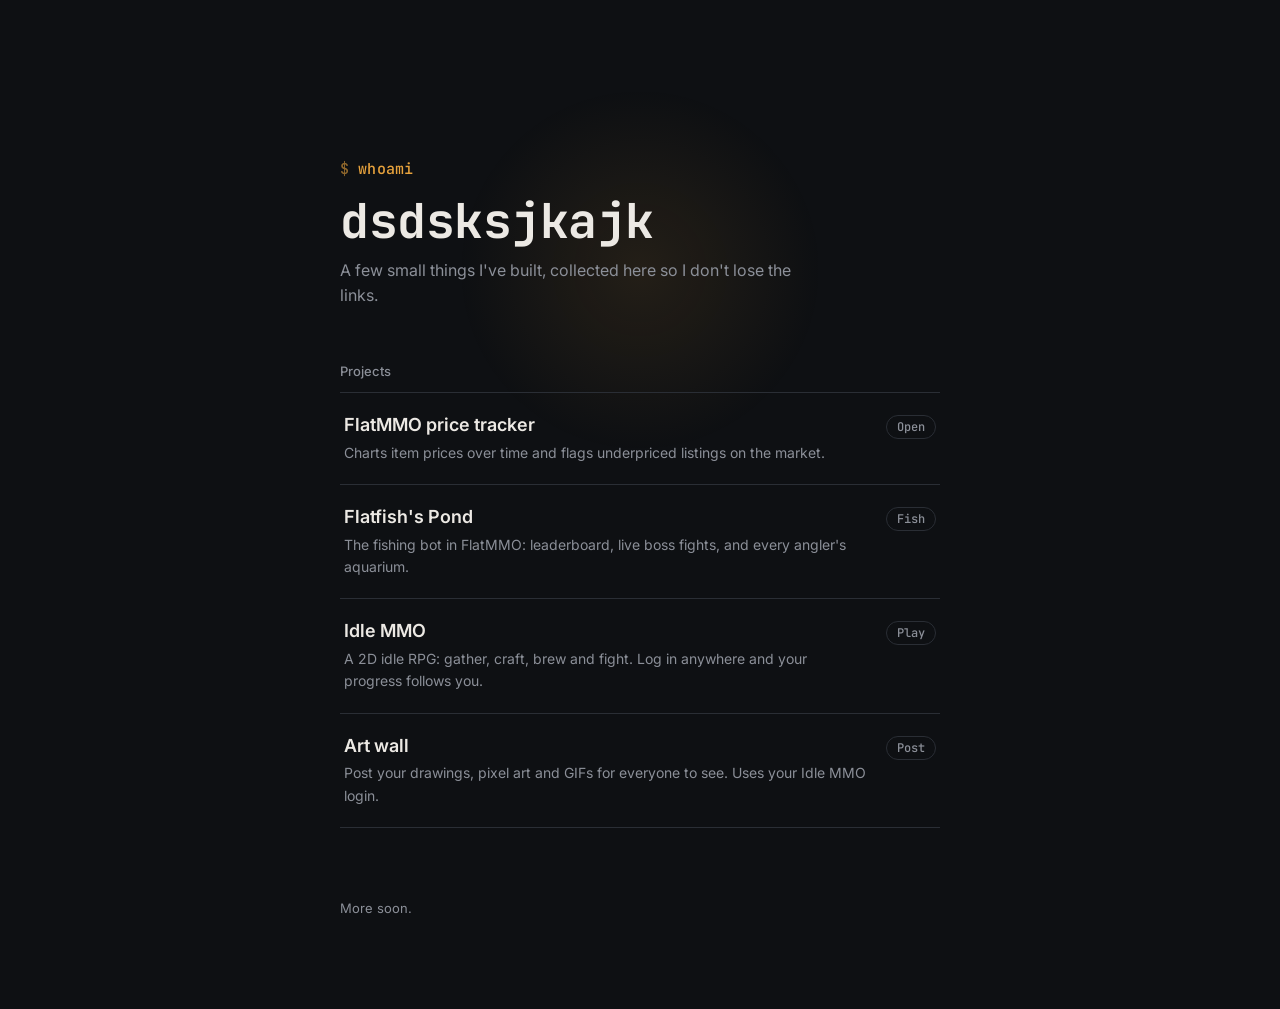
<file: index.html>
<!DOCTYPE html>
<html lang="en">
<head>
<meta charset="utf-8">
<meta name="viewport" content="width=device-width, initial-scale=1, viewport-fit=cover">
<title>dsdsksjkajk</title>
<meta name="description" content="A few small things I've built.">
<link rel="preconnect" href="https://fonts.googleapis.com">
<link rel="preconnect" href="https://fonts.gstatic.com" crossorigin>
<link href="https://fonts.googleapis.com/css2?family=JetBrains+Mono:wght@500;700&family=Inter:wght@400;500;600&display=swap" rel="stylesheet">
<style>
:root{
  --bg:#0E1013; --panel:#171A1F; --line:#2A2E35;
  --text:#ECE9E4; --muted:#8B8F98; --accent:#E8A33D;
  color-scheme: dark;
  padding-top:env(safe-area-inset-top,0px);
  padding-bottom:env(safe-area-inset-bottom,0px);
}
*,*::before,*::after{box-sizing:border-box}
body{margin:0;background:var(--bg);color:var(--text);min-height:100vh;
  font:400 16px/1.6 'Inter',system-ui,-apple-system,'Segoe UI',Roboto,sans-serif;
  -webkit-font-smoothing:antialiased}
a{color:inherit}
:focus-visible{outline:2px solid var(--accent);outline-offset:3px}

#glow{position:fixed;inset:0;pointer-events:none;z-index:0;
  background:radial-gradient(260px circle at var(--mx,50%) var(--my,30%), rgba(232,163,61,.10), transparent 70%);
  transition:background .15s ease-out}

.wrap{position:relative;z-index:1;max-width:640px;margin:0 auto;padding:18vh 20px 10vh}

.prompt{font:500 15px/1 'JetBrains Mono',ui-monospace,Menlo,monospace;color:var(--accent);
  margin:0 0 18px;letter-spacing:.01em}
.prompt::before{content:"$ ";opacity:.6}

h1{margin:0 0 10px;font:700 clamp(32px,7vw,48px)/1.1 'JetBrains Mono',ui-monospace,Menlo,monospace;
  letter-spacing:-0.01em}
p.lede{margin:0 0 56px;color:var(--muted);font-size:16px;max-width:46ch}

h2.label{margin:0 0 14px;font:500 13px/1 'Inter',sans-serif;color:var(--muted);font-weight:500}

.projects{list-style:none;margin:0;padding:0;border-top:1px solid var(--line)}
.projects li{border-bottom:1px solid var(--line)}
.proj{display:flex;align-items:baseline;gap:18px;justify-content:space-between;
  padding:20px 4px;text-decoration:none;color:var(--text);transition:padding-left .15s ease, color .15s ease}
.proj:hover,.proj:focus-visible{padding-left:10px;color:var(--accent)}
.proj-name{font:600 18px/1.3 'Inter',sans-serif}
.proj-desc{display:block;margin-top:3px;font-size:14px;color:var(--muted);font-weight:400}
.proj:hover .proj-desc{color:var(--muted)}
.proj-tag{flex:none;font:500 12px/1 'JetBrains Mono',ui-monospace,monospace;color:var(--muted);
  border:1px solid var(--line);border-radius:999px;padding:5px 10px;white-space:nowrap}
.proj:hover .proj-tag{border-color:var(--accent);color:var(--accent)}

footer{margin-top:70px;color:var(--muted);font-size:13px}

@media (max-width:520px){
  .wrap{padding-top:14vh}
  .proj{flex-direction:column;align-items:flex-start;gap:6px}
}
@media (prefers-reduced-motion:reduce){*{transition:none!important}}
</style>
</head>
<body>
<div id="glow" aria-hidden="true"></div>

<div class="wrap">
  <p class="prompt">whoami</p>
  <h1>dsdsksjkajk</h1>
  <p class="lede">A few small things I've built, collected here so I don't lose the links.</p>

  <h2 class="label">Projects</h2>
  <ul class="projects">
    <li>
      <a class="proj" href="flatmmo/">
        <span>
          <span class="proj-name">FlatMMO price tracker</span>
          <span class="proj-desc">Charts item prices over time and flags underpriced listings on the market.</span>
        </span>
        <span class="proj-tag">Open</span>
      </a>
    </li>
    <li>
      <a class="proj" href="pond/">
        <span>
          <span class="proj-name">Flatfish's Pond</span>
          <span class="proj-desc">The fishing bot in FlatMMO: leaderboard, live boss fights, and every angler's aquarium.</span>
        </span>
        <span class="proj-tag">Fish</span>
      </a>
    </li>
    <li>
      <a class="proj" href="idle-mmo/">
        <span>
          <span class="proj-name">Idle MMO</span>
          <span class="proj-desc">A 2D idle RPG: gather, craft, brew and fight. Log in anywhere and your progress follows you.</span>
        </span>
        <span class="proj-tag">Play</span>
      </a>
    </li>
    <li>
      <a class="proj" href="art/">
        <span>
          <span class="proj-name">Art wall</span>
          <span class="proj-desc">Post your drawings, pixel art and GIFs for everyone to see. Uses your Idle MMO login.</span>
        </span>
        <span class="proj-tag">Post</span>
      </a>
    </li>
  </ul>

  <footer>More soon.</footer>
</div>

<script>
(function(){
'use strict';
var glow = document.getElementById('glow');
if (window.matchMedia('(prefers-reduced-motion: reduce)').matches || window.matchMedia('(hover: none)').matches) return;
window.addEventListener('pointermove', function(e){
  glow.style.setProperty('--mx', e.clientX + 'px');
  glow.style.setProperty('--my', e.clientY + 'px');
});
})();
</script>
</body>
</html>
</file>
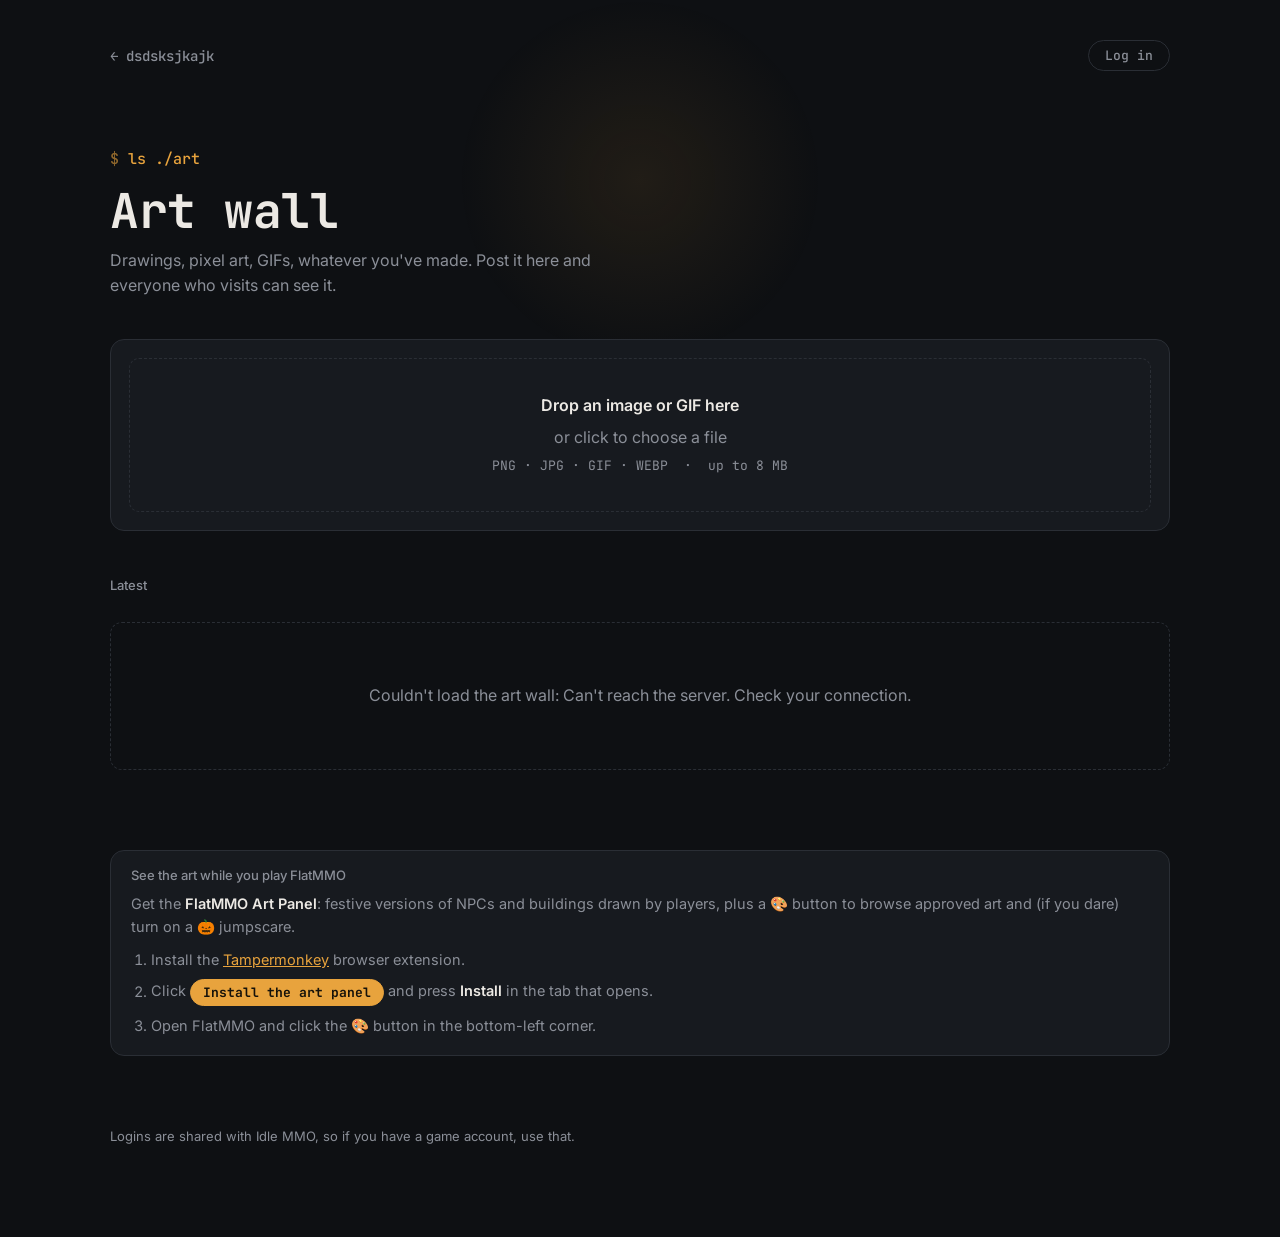
<file: art/index.html>
<!DOCTYPE html>
<html lang="en">
<head>
<meta charset="utf-8">
<meta name="viewport" content="width=device-width, initial-scale=1, viewport-fit=cover">
<title>Art wall · dsdsksjkajk</title>
<meta name="description" content="Post your drawings, pixel art and GIFs.">
<link rel="preconnect" href="https://fonts.googleapis.com">
<link rel="preconnect" href="https://fonts.gstatic.com" crossorigin>
<link href="https://fonts.googleapis.com/css2?family=JetBrains+Mono:wght@500;700&family=Inter:wght@400;500;600&display=swap" rel="stylesheet">
<style>
:root{
  --bg:#0E1013; --panel:#171A1F; --panel2:#1D2127; --line:#2A2E35;
  --text:#ECE9E4; --muted:#8B8F98; --accent:#E8A33D; --bad:#FF7B7B; --good:#7CD992;
  color-scheme: dark;
}
*,*::before,*::after{box-sizing:border-box}
[hidden]{display:none!important}
body{margin:0;background:var(--bg);color:var(--text);min-height:100vh;
  font:400 16px/1.6 'Inter',system-ui,-apple-system,'Segoe UI',Roboto,sans-serif;
  -webkit-font-smoothing:antialiased;
  padding-top:env(safe-area-inset-top,0px);padding-bottom:env(safe-area-inset-bottom,0px)}
a{color:inherit}
button,input{font:inherit;color:inherit}
:focus-visible{outline:2px solid var(--accent);outline-offset:3px}
.mono{font-family:'JetBrains Mono',ui-monospace,Menlo,monospace}

#glow{position:fixed;inset:0;pointer-events:none;z-index:0;
  background:radial-gradient(260px circle at var(--mx,50%) var(--my,20%), rgba(232,163,61,.09), transparent 70%)}

.wrap{position:relative;z-index:1;max-width:1100px;margin:0 auto;padding:40px 20px 10vh}

/* top bar */
.top{display:flex;align-items:center;justify-content:space-between;gap:12px;margin-bottom:9vh}
.back{font:500 14px/1 'JetBrains Mono',monospace;color:var(--muted);text-decoration:none}
.back:hover{color:var(--accent)}
.acct{display:flex;align-items:center;gap:10px;font-size:14px;color:var(--muted)}
.acct b{color:var(--text);font-weight:600}

.btn{text-decoration:none;display:inline-flex;align-items:center;border:1px solid var(--line);background:transparent;border-radius:999px;padding:8px 16px;
  font:500 13px/1 'JetBrains Mono',monospace;cursor:pointer;transition:border-color .15s,color .15s,background .15s}
.btn:hover{border-color:var(--accent);color:var(--accent)}
.btn.solid{background:var(--accent);border-color:var(--accent);color:#16120A;font-weight:700}
.btn.solid:hover{background:#F1B55A;color:#16120A}
.btn:disabled{opacity:.5;cursor:default}

/* heading */
.prompt{font:500 15px/1 'JetBrains Mono',monospace;color:var(--accent);margin:0 0 18px}
.prompt::before{content:"$ ";opacity:.6}
h1{margin:0 0 10px;font:700 clamp(32px,7vw,48px)/1.1 'JetBrains Mono',monospace;letter-spacing:-0.01em}
p.lede{margin:0 0 40px;color:var(--muted);max-width:52ch}

/* upload */
.upload{border:1px solid var(--line);background:var(--panel);border-radius:14px;padding:18px;margin-bottom:48px}
.drop{display:flex;flex-direction:column;align-items:center;justify-content:center;gap:6px;text-align:center;
  border:1.5px dashed var(--line);border-radius:10px;padding:34px 16px;cursor:pointer;color:var(--muted);
  transition:border-color .15s, background .15s}
.drop:hover,.drop.over{border-color:var(--accent);background:rgba(232,163,61,.05);color:var(--text)}
.drop strong{color:var(--text);font-weight:600}
.drop small{font-size:13px}
.compose{display:flex;gap:16px;align-items:flex-start}
.compose .thumb{flex:none;width:140px;height:140px;border-radius:10px;background:var(--panel2) center/contain no-repeat;
  border:1px solid var(--line);image-rendering:auto}
.compose .fields{flex:1;min-width:0;display:flex;flex-direction:column;gap:10px}
.compose label{font-size:13px;color:var(--muted)}
.field{display:block;width:100%;margin-top:5px;padding:10px 12px;border-radius:8px;border:1px solid var(--line);
  background:var(--bg);font-size:16px}
.field:focus{outline:2px solid var(--accent);border-color:transparent}
.fileinfo{font:500 12px/1.4 'JetBrains Mono',monospace;color:var(--muted);word-break:break-all}
.row{display:flex;gap:8px;flex-wrap:wrap}
.msg{min-height:20px;margin:10px 0 0;font-size:14px}
.upload .msg:empty{display:none}
.msg.bad{color:var(--bad)} .msg.good{color:var(--good)}
.bar{height:3px;background:var(--line);border-radius:3px;overflow:hidden;margin-top:10px}
.bar i{display:block;height:100%;width:30%;background:var(--accent);animation:slide 1s ease-in-out infinite}
@keyframes slide{0%{transform:translateX(-100%)}100%{transform:translateX(340%)}}

/* gallery */
.gal-head{display:flex;align-items:baseline;justify-content:space-between;margin:0 0 14px}
h2.label{margin:0;font:500 13px/1 'Inter',sans-serif;color:var(--muted)}
.count{font:500 12px/1 'JetBrains Mono',monospace;color:var(--muted)}
.grid{columns:4 220px;column-gap:14px}
.card{break-inside:avoid;margin:0 0 14px;border:1px solid var(--line);border-radius:12px;overflow:hidden;
  background:var(--panel);display:block;width:100%;padding:0;text-align:left;cursor:zoom-in;
  transition:border-color .15s, transform .15s}
.card:hover{border-color:var(--accent);transform:translateY(-2px)}
.card img{display:block;width:100%;height:auto;background:var(--panel2)}
.card .meta{display:flex;justify-content:space-between;gap:8px;padding:9px 11px;font-size:13px}
.card .t{font-weight:600;white-space:nowrap;overflow:hidden;text-overflow:ellipsis}
.card .by{color:var(--muted);flex:none}
.gif{position:absolute;top:8px;left:8px;font:700 10px/1 'JetBrains Mono',monospace;background:#000b;
  color:var(--accent);padding:4px 6px;border-radius:4px}
.imgwrap{position:relative}
.empty{color:var(--muted);text-align:center;padding:60px 0;border:1px dashed var(--line);border-radius:12px}
.more{display:flex;justify-content:center;margin-top:10px}

/* dialogs */
dialog{border:1px solid var(--line);background:var(--panel);color:var(--text);border-radius:14px;padding:0;max-width:calc(100vw - 24px)}
dialog::backdrop{background:rgba(5,6,8,.82);backdrop-filter:blur(3px)}
#auth{width:380px}
#auth form{padding:24px}
#auth h3{margin:0 0 4px;font:700 22px/1.2 'JetBrains Mono',monospace}
#auth .sub{margin:0 0 16px;color:var(--muted);font-size:14px}
.tabs{display:flex;gap:6px;margin-bottom:14px}
.tabs button{flex:1;padding:9px;border:1px solid var(--line);border-radius:8px;background:transparent;cursor:pointer;font-weight:600;font-size:14px}
.tabs button.on{border-color:var(--accent);color:var(--accent)}
#auth label{display:block;margin-bottom:12px;font-size:13px;color:var(--muted)}
#auth .row{justify-content:flex-end;margin-top:6px}

#view{width:min(1000px,100vw - 24px);background:#0A0B0D}
#view .stage{display:flex;align-items:center;justify-content:center;background:#0A0B0D;max-height:78vh}
#view img{display:block;max-width:100%;max-height:78vh;object-fit:contain}
#view .info{display:flex;align-items:center;justify-content:space-between;gap:12px;padding:12px 16px;border-top:1px solid var(--line);flex-wrap:wrap}
#view .info h3{margin:0;font-size:16px;font-weight:600}
#view .info p{margin:2px 0 0;color:var(--muted);font-size:13px}
#view .head{display:flex;align-items:center;justify-content:space-between;gap:12px;flex-wrap:wrap;width:100%}
#view .info{flex-direction:column;align-items:stretch}
#view .desc{margin:0;color:var(--text);font-size:14.5px;line-height:1.55;white-space:pre-wrap;overflow-wrap:anywhere;max-height:22vh;overflow:auto}
#view .edit{display:flex;flex-direction:column;gap:8px}
textarea.field{resize:vertical;min-height:70px;line-height:1.5}
.chars{font:500 11px/1 'JetBrains Mono',monospace;color:var(--muted);text-align:right;margin-top:4px}
.ingame{position:absolute;top:8px;right:8px;font:700 10px/1 'JetBrains Mono',monospace;background:var(--accent);
  color:#16120A;padding:4px 6px;border-radius:4px}
.gal-tools{display:flex;align-items:center;gap:10px}
.gal-tools select{background:var(--bg);border:1px solid var(--line);border-radius:7px;padding:4px 8px;font-size:13px;color:var(--text)}
.admin{border:1px dashed var(--accent);border-radius:10px;padding:12px;display:flex;flex-direction:column;gap:8px}
.admin .ttl{font:700 11px/1 'JetBrains Mono',monospace;color:var(--accent);letter-spacing:.05em}
.admin label{font-size:13px;color:var(--muted)}
.admin .chk{display:flex;align-items:center;gap:8px;color:var(--text);font-size:14px}
.admin .chk input{width:18px;height:18px;accent-color:var(--accent)}
.admin .hintx{font-size:12px;color:var(--muted);margin:0}
.card .d{padding:0 11px 10px;margin-top:-4px;font-size:12.5px;line-height:1.45;color:var(--muted);
  display:-webkit-box;-webkit-line-clamp:2;-webkit-box-orient:vertical;overflow:hidden;overflow-wrap:anywhere}
.x{position:absolute;top:10px;right:10px;width:34px;height:34px;border-radius:50%;border:1px solid var(--line);
  background:#000a;cursor:pointer;font-size:18px;line-height:1}
.x:hover{border-color:var(--accent);color:var(--accent)}
.btn.danger:hover{border-color:var(--bad);color:var(--bad)}

footer{margin-top:70px;color:var(--muted);font-size:13px}
.mod{margin-top:64px;padding:18px 20px;border:1px solid var(--line);border-radius:14px;background:var(--panel)}
.mod p{margin:10px 0;color:var(--muted);font-size:14.5px}
.mod b{color:var(--text);font-weight:600}
.mod ol{margin:0;padding-left:20px;color:var(--muted);font-size:14.5px;display:grid;gap:8px}
.mod ol a:not(.btn){color:var(--accent)}
.mod .btn{padding:6px 12px;vertical-align:middle}

@media (max-width:560px){
  .top{margin-bottom:6vh}
  .compose{flex-direction:column}
  .compose .thumb{width:100%;height:200px}
  .grid{columns:2 140px;column-gap:10px}
  .card{margin-bottom:10px}
}
@media (prefers-reduced-motion:reduce){*{transition:none!important;animation:none!important}}
</style>
</head>
<body>
<div id="glow" aria-hidden="true"></div>

<div class="wrap">
  <div class="top">
    <a class="back" href="../">&larr; dsdsksjkajk</a>
    <div class="acct" id="acct">
      <span id="who" hidden>signed in as <b id="who-name"></b></span>
      <button class="btn" id="login-btn" type="button">Log in</button>
      <button class="btn" id="logout-btn" type="button" hidden>Log out</button>
    </div>
  </div>

  <p class="prompt">ls ./art</p>
  <h1>Art wall</h1>
  <p class="lede">Drawings, pixel art, GIFs, whatever you've made. Post it here and everyone who visits can see it.</p>

  <section class="upload" aria-label="Upload art">
    <div id="pick">
      <label class="drop" id="drop" tabindex="0">
        <strong>Drop an image or GIF here</strong>
        <span>or click to choose a file</span>
        <small class="mono">PNG · JPG · GIF · WEBP &nbsp;·&nbsp; up to 8 MB</small>
        <input type="file" id="file" accept="image/png,image/jpeg,image/gif,image/webp" hidden>
      </label>
    </div>
    <form id="compose" class="compose" hidden>
      <div class="thumb" id="thumb" role="img" aria-label="Preview"></div>
      <div class="fields">
        <label>Title <span class="mono">(optional)</span>
          <input class="field" id="title" maxlength="80" autocomplete="off" placeholder="Untitled">
        </label>
        <label>Description <span class="mono">(optional)</span>
          <textarea class="field" id="desc" maxlength="1000" rows="3" placeholder="What is it? How did you make it?"></textarea>
          <div class="chars" id="desc-n"></div>
        </label>
        <div class="fileinfo" id="fileinfo"></div>
        <div class="row">
          <button class="btn solid" id="post" type="submit">Post it</button>
          <button class="btn" id="cancel" type="button">Cancel</button>
        </div>
      </div>
    </form>
    <div class="bar" id="busy" hidden><i></i></div>
    <p class="msg" id="up-msg" role="status"></p>
  </section>

  <div class="gal-head">
    <h2 class="label">Latest</h2>
    <div class="gal-tools">
      <select id="filter" hidden aria-label="Filter (admin)">
        <option value="">All art</option>
        <option value="true">In game</option>
        <option value="false">Waiting for approval</option>
      </select>
      <span class="count" id="count"></span>
    </div>
  </div>
  <div class="grid" id="grid"></div>
  <p class="empty" id="empty" hidden>Nothing here yet. Be the first to post something.</p>
  <div class="more"><button class="btn" id="more" type="button" hidden>Load more</button></div>

  <section class="mod">
    <h2 class="label">See the art while you play FlatMMO</h2>
    <p>Get the <b>FlatMMO Art Panel</b>: festive versions of NPCs and buildings drawn by players, plus a 🎨 button to browse approved art and (if you dare) turn on a 🎃 jumpscare.</p>
    <ol>
      <li>Install the <a href="https://www.tampermonkey.net/" target="_blank" rel="noopener">Tampermonkey</a> browser extension.</li>
      <li>Click <a class="btn solid" href="flatmmo-art.user.js">Install the art panel</a> and press <b>Install</b> in the tab that opens.</li>
      <li>Open FlatMMO and click the 🎨 button in the bottom-left corner.</li>
    </ol>
  </section>

  <footer>Logins are shared with Idle MMO, so if you have a game account, use that.</footer>
</div>

<dialog id="auth">
  <form id="auth-form" method="dialog" novalidate>
    <h3>Log in to post</h3>
    <p class="sub">Same account as Idle MMO.</p>
    <div class="tabs" role="tablist">
      <button type="button" class="on" data-mode="login">Log in</button>
      <button type="button" data-mode="register">New account</button>
    </div>
    <label>Username
      <input class="field" id="u" autocomplete="username" maxlength="20" required>
    </label>
    <label>Password
      <input class="field" id="p" type="password" autocomplete="current-password" required>
    </label>
    <p class="msg" id="auth-msg" role="status"></p>
    <div class="row">
      <button class="btn" type="button" id="auth-close">Cancel</button>
      <button class="btn solid" type="submit" id="auth-go">Log in</button>
    </div>
  </form>
</dialog>

<dialog id="view">
  <button class="x" id="view-x" type="button" aria-label="Close">&times;</button>
  <div class="stage"><img id="view-img" alt=""></div>
  <div class="info">
    <div class="head">
      <div><h3 id="view-title"></h3><p id="view-meta"></p></div>
      <div class="row">
        <a class="btn" id="view-open" target="_blank" rel="noopener">Open full size</a>
        <button class="btn" id="view-edit" type="button" hidden>Edit</button>
        <button class="btn danger" id="view-del" type="button" hidden>Delete</button>
      </div>
    </div>
    <p class="desc" id="view-desc" hidden></p>
    <form class="admin" id="admin-form" hidden>
      <div class="ttl">ADMIN</div>
      <label class="chk"><input type="checkbox" id="adm-ok"> Approved for the FlatMMO script</label>
      <label>Game sprites <span class="mono">(optional, one per line)</span>
        <textarea class="field" id="adm-rep" rows="3" placeholder="e.g. images/npcs/chef.png"></textarea>
      </label>
      <label>What to do with those sprites
        <select class="field" id="adm-mode">
          <option value="">Replace: show this art instead of the sprite</option>
          <option value="+">Decorate: keep the sprite, add fairy lights, put this art at its base (presents under a tree)</option>
          <option value="^">Dress up: keep the sprite, lay this art exactly over it (a hat and scarf on a snowman)</option>
          <option value="@">Hat: keep the sprite, put this art on its head (Santa hats for NPCs and monsters)</option>
        </select>
      </label>
      <p class="hintx">Get sprite names from the in-game art panel → Sprite finder → Copy. A <span class="mono">*</span> matches anything, so <span class="mono">images/npcs/goblin*</span> covers every goblin frame. Leave empty to only show it in the in-game gallery.</p>
      <div class="row"><button class="btn solid" id="adm-save" type="submit">Save</button></div>
      <p class="msg" id="adm-msg" role="status"></p>
    </form>
    <form class="edit" id="edit-form" hidden>
      <input class="field" id="edit-title" maxlength="80" autocomplete="off" placeholder="Untitled" aria-label="Title">
      <textarea class="field" id="edit-desc" maxlength="1000" rows="4" placeholder="Description" aria-label="Description"></textarea>
      <div class="row">
        <button class="btn solid" id="edit-save" type="submit">Save</button>
        <button class="btn" id="edit-cancel" type="button">Cancel</button>
      </div>
      <p class="msg" id="edit-msg" role="status"></p>
    </form>
  </div>
</dialog>

<script src="config.js?v=2"></script>
<script>
(function(){
'use strict';
var C = window.ART_CONFIG || {};
var BASE = String(C.url || '').replace(/\/$/, '');
var TYPES = { 'image/png':'png', 'image/jpeg':'jpg', 'image/gif':'gif', 'image/webp':'webp' };
var PAGE = 24;
var $ = function(id){ return document.getElementById(id); };

/* ---------- Supabase over plain fetch (same approach as Idle MMO) ---------- */
var S = {
  token:null, refresh:null, expires:0, uid:null, user:null,
  fakeEmail:function(n){ return 'u_' + n.toLowerCase() + '@dsdsksjkajk.github.io'; },
  store:function(s){
    this.token = s.access_token; this.refresh = s.refresh_token;
    this.expires = Date.now() + (s.expires_in || 3600) * 1000;
    if (s.user) { this.uid = s.user.id; this.user = (s.user.user_metadata && s.user.user_metadata.username) || this.user; }
    try { localStorage.setItem('art_rt', this.refresh); } catch(e){}
  },
  clear:function(){
    this.token = this.refresh = this.uid = this.user = null; this.expires = 0;
    try { localStorage.removeItem('art_rt'); } catch(e){}
  },
  http:async function(path, o){
    o = o || {};
    var h = Object.assign({ apikey:C.anonKey, Authorization:'Bearer ' + (o.token || C.anonKey) }, o.headers || {});
    var body = o.body;
    if (body !== undefined && !(body instanceof Blob)) { h['Content-Type'] = 'application/json'; body = JSON.stringify(body); }
    var r, j = null;
    try { r = await fetch(BASE + path, { method:o.method || 'GET', headers:h, body:body }); }
    catch(e){ throw new Error("Can't reach the server. Check your connection."); }
    try { var t = await r.text(); j = t ? JSON.parse(t) : null; } catch(e){ j = null; }
    if (!r.ok) {
      var err = new Error(String((j && (j.msg || j.error_description || j.message || j.error)) || ('HTTP ' + r.status)));
      err.status = r.status; throw err;
    }
    return j;
  },
  ensure:async function(){
    if (!this.refresh) { var e = new Error('Log in first.'); e.status = 401; throw e; }
    if (this.token && Date.now() < this.expires - 60000) return;
    try { this.store(await this.http('/auth/v1/token?grant_type=refresh_token', { method:'POST', body:{ refresh_token:this.refresh } })); }
    catch(e){ if (e.status === 400 || e.status === 401) { this.clear(); renderAcct(); e.message = 'Your login expired. Log in again.'; } throw e; }
  },
  friendly:function(e){
    var m = (e.message || '').toLowerCase();
    if (/already (registered|been registered)|already exists/.test(m)) return 'That username is already taken.';
    if (/invalid login|invalid credentials/.test(m)) return 'Wrong username or password.';
    if (/rate limit|too many/.test(m)) return 'Too many attempts. Wait a minute and try again.';
    if (/signups? (not allowed|disabled)/.test(m)) return 'New accounts are currently disabled.';
    if (/payload too large|exceeded the maximum/.test(m)) return 'That file is too big (8 MB max).';
    if (/mime type|invalid_mime/.test(m)) return 'Only PNG, JPG, GIF or WEBP files.';
    if (/relation .*art_posts.* does not exist|bucket not found/.test(m)) return 'The art wall is not set up yet (see art/SETUP.md).';
    if (/art_admin_set|is_art_admin|approved/.test(m) && /(could not find|does not exist)/.test(m)) return 'Admin features are not switched on yet: run art/add-admin.sql in Supabase.';
    if (/description/.test(m) && /column/.test(m)) return 'Descriptions are not switched on yet: run art/add-descriptions.sql in Supabase.';
    return e.message;
  }
};

/* ---------- account ---------- */
function renderAcct(){
  var on = !!S.refresh && !!S.user;
  $('who').hidden = !on; $('logout-btn').hidden = !on; $('login-btn').hidden = on;
  $('who-name').textContent = (S.user || '') + (isAdmin ? ' (admin)' : '');
  $('filter').hidden = !isAdmin;
}
var isAdmin = false;
async function checkAdmin(){
  isAdmin = false;
  if (S.refresh) {
    try { await S.ensure(); isAdmin = (await S.http('/rest/v1/rpc/is_art_admin', { method:'POST', token:S.token, body:{} })) === true; }
    catch(e){ isAdmin = false; }
  }
  renderAcct();
}
var mode = 'login';
function setMode(m){
  mode = m;
  Array.prototype.forEach.call(document.querySelectorAll('.tabs button'), function(b){ b.classList.toggle('on', b.dataset.mode === m); });
  $('auth-go').textContent = m === 'login' ? 'Log in' : 'Create account';
  $('p').autocomplete = m === 'login' ? 'current-password' : 'new-password';
  setMsg('auth-msg', '');
}
var afterLogin = null;
function openAuth(then){
  afterLogin = then || null; setMode('login'); $('auth').showModal(); $('u').focus();
}
document.querySelector('.tabs').addEventListener('click', function(e){ var b = e.target.closest('button'); if (b) setMode(b.dataset.mode); });
$('login-btn').onclick = function(){ openAuth(); };
$('auth-close').onclick = function(){ $('auth').close(); };
$('logout-btn').onclick = async function(){
  try { if (S.token) await S.http('/auth/v1/logout', { method:'POST', token:S.token }); } catch(e){}
  S.clear(); isAdmin = false; renderAcct();
};
$('auth-form').addEventListener('submit', async function(e){
  e.preventDefault();
  var u = $('u').value.trim(), p = $('p').value;
  if (!/^[A-Za-z0-9_]{3,20}$/.test(u)) return setMsg('auth-msg', 'Username: 3-20 letters, numbers or _.', 'bad');
  if (p.length < (mode === 'register' ? 8 : 1)) return setMsg('auth-msg', mode === 'register' ? 'Password must be at least 8 characters.' : 'Enter your password.', 'bad');
  $('auth-go').disabled = true; setMsg('auth-msg', mode === 'login' ? 'Logging in…' : 'Creating account…');
  try {
    var sess;
    if (mode === 'register') {
      sess = await S.http('/auth/v1/signup', { method:'POST', body:{ email:S.fakeEmail(u), password:p, data:{ username:u } } });
      if (!sess || !sess.access_token) throw new Error('Account created, but email confirmation is still on in Supabase.');
    } else {
      sess = await S.http('/auth/v1/token?grant_type=password', { method:'POST', body:{ email:S.fakeEmail(u), password:p } });
    }
    S.user = u; S.store(sess); renderAcct(); checkAdmin();
    $('p').value = ''; $('auth').close();
    if (afterLogin) { var f = afterLogin; afterLogin = null; f(); }
  } catch(err){ setMsg('auth-msg', S.friendly(err), 'bad'); }
  finally { $('auth-go').disabled = false; }
});

/* ---------- upload ---------- */
var chosen = null, dims = null, previewUrl = null;
function setMsg(id, t, cls){ var m = $(id); m.textContent = t || ''; m.className = 'msg' + (cls ? ' ' + cls : ''); }
function fmtSize(b){ return b > 1048576 ? (b/1048576).toFixed(1) + ' MB' : Math.max(1, Math.round(b/1024)) + ' KB'; }
function resetPick(){
  chosen = null; dims = null;
  if (previewUrl) { URL.revokeObjectURL(previewUrl); previewUrl = null; }
  $('file').value = ''; $('title').value = ''; $('desc').value = ''; $('desc-n').textContent = '';
  $('compose').hidden = true; $('pick').hidden = false;
}
function choose(f){
  setMsg('up-msg', '');
  if (!f) return;
  if (!TYPES[f.type]) return setMsg('up-msg', 'Only PNG, JPG, GIF or WEBP files.', 'bad');
  if (f.size > C.maxBytes) return setMsg('up-msg', 'That file is ' + fmtSize(f.size) + '. The limit is 8 MB.', 'bad');
  if (previewUrl) URL.revokeObjectURL(previewUrl);
  previewUrl = URL.createObjectURL(f);
  var img = new Image();
  img.onload = function(){
    chosen = f; dims = { w:img.naturalWidth, h:img.naturalHeight };
    $('thumb').style.backgroundImage = 'url("' + previewUrl + '")';
    $('thumb').style.imageRendering = (dims.w <= 256 && dims.h <= 256) ? 'pixelated' : 'auto';
    $('fileinfo').textContent = f.name + ' · ' + dims.w + '×' + dims.h + ' · ' + fmtSize(f.size);
    $('title').value = f.name.replace(/\.[^.]+$/, '').replace(/[_-]+/g, ' ').slice(0, 80);
    $('pick').hidden = true; $('compose').hidden = false; $('title').focus(); $('title').select();
  };
  img.onerror = function(){ setMsg('up-msg', "That file doesn't look like a valid image.", 'bad'); };
  img.src = previewUrl;
}
$('file').addEventListener('change', function(){ choose(this.files[0]); });
$('drop').addEventListener('keydown', function(e){ if (e.key === 'Enter' || e.key === ' ') { e.preventDefault(); $('file').click(); } });
['dragenter','dragover'].forEach(function(t){ $('drop').addEventListener(t, function(e){ e.preventDefault(); this.classList.add('over'); }); });
['dragleave','drop'].forEach(function(t){ $('drop').addEventListener(t, function(e){ e.preventDefault(); this.classList.remove('over'); }); });
$('drop').addEventListener('drop', function(e){ choose(e.dataTransfer.files[0]); });
document.addEventListener('paste', function(e){
  if ($('compose').hidden === false || document.querySelector('dialog[open]')) return;
  var it = Array.prototype.find.call(e.clipboardData ? e.clipboardData.items : [], function(i){ return i.kind === 'file' && TYPES[i.type]; });
  if (it) choose(it.getAsFile());
});
$('desc').addEventListener('input', function(){ $('desc-n').textContent = this.value.length > 800 ? this.value.length + ' / 1000' : ''; });
$('cancel').onclick = function(){ resetPick(); setMsg('up-msg', ''); };

function rid(){
  if (window.crypto && crypto.randomUUID) return crypto.randomUUID();
  return Date.now().toString(36) + Math.random().toString(36).slice(2);
}
async function doPost(){
  if (!chosen) return;
  if (!S.refresh) return openAuth(doPost);
  $('post').disabled = true; $('cancel').disabled = true; $('busy').hidden = false;
  setMsg('up-msg', 'Uploading…');
  var path = null;
  try {
    await S.ensure();
    path = S.uid + '/' + rid() + '.' + TYPES[chosen.type];
    await S.http('/storage/v1/object/' + C.bucket + '/' + path, {
      method:'POST', token:S.token, body:chosen,
      headers:{ 'Content-Type':chosen.type, 'x-upsert':'false' } });
    var rows = await S.http('/rest/v1/art_posts', {
      method:'POST', token:S.token, headers:{ Prefer:'return=representation' },
      body:{ title:$('title').value.trim().slice(0, 80), description:$('desc').value.trim().slice(0, 1000), path:path, mime:chosen.type, width:dims.w, height:dims.h } });
    path = null;
    resetPick(); setMsg('up-msg', 'Posted!', 'good');
    if (rows && rows[0]) { $('empty').hidden = true; $('grid').prepend(card(rows[0])); total++; renderCount(); }
  } catch(err){
    if (err.status === 401) { setMsg('up-msg', ''); openAuth(doPost); }
    else setMsg('up-msg', S.friendly(err), 'bad');
    if (path) { try { await S.http('/storage/v1/object/' + C.bucket + '/' + path, { method:'DELETE', token:S.token }); } catch(e){} }
  } finally {
    $('post').disabled = false; $('cancel').disabled = false; $('busy').hidden = true;
  }
}
$('compose').addEventListener('submit', function(e){ e.preventDefault(); doPost(); });

/* ---------- gallery ---------- */
var offset = 0, total = 0, byId = {};
function publicUrl(p){ return BASE + '/storage/v1/object/public/' + C.bucket + '/' + p.split('/').map(encodeURIComponent).join('/'); }
function ago(iso){
  var s = (Date.now() - Date.parse(iso)) / 1000;
  if (s < 60) return 'just now';
  var u = [[31536000,'y'],[2592000,'mo'],[86400,'d'],[3600,'h'],[60,'m']];
  for (var i = 0; i < u.length; i++) if (s >= u[i][0]) return Math.floor(s / u[i][0]) + u[i][1] + ' ago';
}
function card(p){
  byId[p.id] = p;
  var b = document.createElement('button');
  b.type = 'button'; b.className = 'card'; b.dataset.id = p.id; b.dataset.uid = p.user_id;
  var w = document.createElement('div'); w.className = 'imgwrap';
  var img = document.createElement('img');
  img.loading = 'lazy'; img.decoding = 'async'; img.src = publicUrl(p.path);
  img.alt = p.title || 'Untitled';
  if (p.width && p.height) { img.width = p.width; img.height = p.height; }
  if (p.width <= 256 && p.height <= 256) img.style.imageRendering = 'pixelated';
  w.appendChild(img);
  if (p.mime === 'image/gif') { var g = document.createElement('span'); g.className = 'gif'; g.textContent = 'GIF'; w.appendChild(g); }
  if (p.approved) { var ig = document.createElement('span'); ig.className = 'ingame'; ig.textContent = 'IN GAME'; ig.title = 'Approved for the FlatMMO art panel'; w.appendChild(ig); }
  var m = document.createElement('div'); m.className = 'meta';
  var t = document.createElement('span'); t.className = 't'; t.textContent = p.title || 'Untitled';
  var by = document.createElement('span'); by.className = 'by'; by.textContent = p.username;
  m.appendChild(t); m.appendChild(by);
  b.appendChild(w); b.appendChild(m);
  if (p.description) { var d = document.createElement('div'); d.className = 'd'; d.textContent = p.description; b.appendChild(d); }
  return b;
}
function renderCount(){ $('count').textContent = total ? total + (total === 1 ? ' piece' : ' pieces') : ''; }
async function load(){
  $('more').disabled = true;
  try {
    var r;
    try { r = await fetch(BASE + '/rest/v1/art_posts?select=*' + ($('filter').value ? '&approved=eq.' + $('filter').value : '') + '&order=created_at.desc,id.desc&limit=' + PAGE + '&offset=' + offset,
      { headers:{ apikey:C.anonKey, Authorization:'Bearer ' + C.anonKey, Prefer:'count=exact' } }); }
    catch(e){ throw new Error("Can't reach the server. Check your connection."); }
    var rows = await r.json();
    if (!r.ok) throw new Error((rows && rows.message) || ('HTTP ' + r.status));
    var cr = r.headers.get('content-range'); if (cr && cr.indexOf('/') > -1) total = parseInt(cr.split('/')[1], 10) || 0;
    var frag = document.createDocumentFragment();
    rows.forEach(function(p){ if (!byId[p.id]) frag.appendChild(card(p)); });
    $('grid').appendChild(frag);
    offset += rows.length;
    $('empty').hidden = offset > 0 || $('grid').children.length > 0;
    $('more').hidden = rows.length < PAGE;
    renderCount();
  } catch(e){
    $('empty').hidden = false;
    $('empty').textContent = "Couldn't load the art wall: " + S.friendly(e);
  } finally { $('more').disabled = false; }
}
$('more').onclick = load;
$('filter').onchange = function(){
  offset = 0; total = 0; byId = {}; $('grid').textContent = ''; $('empty').hidden = true;
  $('empty').textContent = this.value === 'false' ? 'Nothing waiting for approval.' : 'Nothing here yet. Be the first to post something.';
  load();
};

/* ---------- viewer ---------- */
var viewing = null;
$('grid').addEventListener('click', function(e){
  var c = e.target.closest('.card'); if (!c) return;
  var p = byId[c.dataset.id]; if (!p) return;
  viewing = p;
  var url = publicUrl(p.path);
  $('view-img').src = url; $('view-img').alt = p.title || 'Untitled';
  $('view-img').style.imageRendering = (p.width <= 256 && p.height <= 256) ? 'pixelated' : 'auto';
  $('view-title').textContent = p.title || 'Untitled';
  $('view-meta').textContent = 'by ' + p.username + ' · ' + ago(p.created_at) + (p.width ? ' · ' + p.width + '×' + p.height : '');
  $('view-open').href = url;
  var mine = !!(S.uid && S.uid === p.user_id);
  $('view-del').hidden = !(mine || isAdmin); $('view-edit').hidden = !mine;
  $('view-del').textContent = (!mine && isAdmin) ? 'Delete (admin)' : 'Delete';
  showDesc(p); $('edit-form').hidden = true;
  $('admin-form').hidden = !isAdmin;
  if (isAdmin) { $('adm-ok').checked = !!p.approved; showReps(p); setMsg('adm-msg', ''); }
  $('view').showModal();
});
function showDesc(p){ $('view-desc').textContent = p.description || ''; $('view-desc').hidden = !p.description; }
$('view-x').onclick = function(){ $('view').close(); };
// "+name" = decorate that sprite, "^name" = dress it up, plain name = replace it
function showReps(p){
  var r = p.replaces || [];
  var c = r.length ? r[0].charAt(0) : '';
  $('adm-mode').value = (c === '+' || c === '^' || c === '@') ? c : '';
  $('adm-rep').value = r.map(function(v){ return v.replace(/^[+^@]/, ''); }).join('\n');
}
function spriteKey(v){
  v = String(v).trim(); if (!v) return '';
  try { if (/^[a-z][a-z0-9+.-]*:\/\//i.test(v)) v = new URL(v).pathname; } catch(e){}
  v = v.split(/[?#]/)[0].replace(/^\/+/, '');
  try { v = decodeURIComponent(v); } catch(e){}
  return v;
}
$('admin-form').addEventListener('submit', async function(e){
  e.preventDefault();
  var p = viewing; if (!p) return;
  var mode = $('adm-mode').value;
  var reps = $('adm-rep').value.split(/[\n,]+/).map(function(v){ return spriteKey(String(v).replace(/^\s*[+^@]/, '')); })
    .filter(Boolean).map(function(v){ return mode + v; });
  $('adm-save').disabled = true; setMsg('adm-msg', 'Saving…');
  try {
    await S.ensure();
    var r = await S.http('/rest/v1/rpc/art_admin_set', { method:'POST', token:S.token,
      body:{ p_id:p.id, p_approved:$('adm-ok').checked, p_replaces:reps } });
    p.approved = r.approved; p.replaces = r.replaces;
    showReps(p);
    var old = document.querySelector('.card[data-id="' + p.id + '"]'); if (old) old.replaceWith(card(p));
    setMsg('adm-msg', p.approved ? 'Saved. Players will see it within a few minutes.' : 'Saved. Not shown in game.', 'good');
  } catch(err){ setMsg('adm-msg', S.friendly(err), 'bad'); }
  finally { $('adm-save').disabled = false; }
});
$('view-edit').onclick = function(){
  var p = viewing; if (!p) return;
  $('edit-title').value = p.title || ''; $('edit-desc').value = p.description || '';
  setMsg('edit-msg', ''); $('view-desc').hidden = true; $('edit-form').hidden = false; $('edit-desc').focus();
};
$('edit-cancel').onclick = function(){ $('edit-form').hidden = true; if (viewing) showDesc(viewing); };
$('edit-form').addEventListener('submit', async function(e){
  e.preventDefault();
  var p = viewing; if (!p) return;
  var t = $('edit-title').value.trim().slice(0, 80), d = $('edit-desc').value.trim().slice(0, 1000);
  $('edit-save').disabled = true; setMsg('edit-msg', 'Saving…');
  try {
    await S.ensure();
    var rows = await S.http('/rest/v1/art_posts?id=eq.' + p.id, { method:'PATCH', token:S.token,
      headers:{ Prefer:'return=representation' }, body:{ title:t, description:d } });
    if (!rows || !rows.length) throw new Error("Couldn't save. Is this still your post?");
    p.title = rows[0].title; p.description = rows[0].description;
    $('view-title').textContent = p.title || 'Untitled'; showDesc(p); $('edit-form').hidden = true;
    var old = document.querySelector('.card[data-id="' + p.id + '"]'); if (old) old.replaceWith(card(p));
  } catch(err){ setMsg('edit-msg', S.friendly(err), 'bad'); }
  finally { $('edit-save').disabled = false; }
});
$('view').addEventListener('click', function(e){ if (e.target === this) this.close(); });
$('view').addEventListener('close', function(){ $('view-img').removeAttribute('src'); viewing = null; });
$('view-del').onclick = async function(){
  var p = viewing; if (!p) return;
  var whose = (S.uid && S.uid === p.user_id) ? '' : p.username + "'s post ";
  if (!confirm('Delete ' + whose + '"' + (p.title || 'Untitled') + '"? This can\'t be undone.')) return;
  this.disabled = true;
  try {
    await S.ensure();
    var gone = await S.http('/rest/v1/art_posts?id=eq.' + p.id, { method:'DELETE', token:S.token, headers:{ Prefer:'return=representation' } });
    if (!gone || !gone.length) throw new Error(isAdmin ? "Couldn't delete it. Run art/admin-delete.sql in Supabase to let admins delete any post." : "Couldn't delete it. Is it still your post?");
    // then the image file itself (if this fails the post is already off the wall; the file just stays in storage)
    try { await S.http('/storage/v1/object/' + C.bucket + '/' + p.path.split('/').map(encodeURIComponent).join('/'), { method:'DELETE', token:S.token }); } catch(e){}
    var el = document.querySelector('.card[data-id="' + p.id + '"]'); if (el) el.remove();
    delete byId[p.id]; total = Math.max(0, total - 1); offset = Math.max(0, offset - 1); renderCount();
    $('empty').hidden = $('grid').children.length > 0;
    $('view').close();
  } catch(e){ alert(S.friendly(e)); }
  finally { this.disabled = false; }
};

/* ---------- start ---------- */
(async function(){
  try { S.refresh = localStorage.getItem('art_rt'); } catch(e){}
  if (S.refresh) {
    try {
      await S.ensure();
      var u = await S.http('/auth/v1/user', { token:S.token });
      S.uid = u.id; S.user = (u.user_metadata && u.user_metadata.username) || 'player';
    } catch(e){ if (e.status === 401) S.clear(); }
  }
  renderAcct();
  checkAdmin();
})();
load();

/* cursor glow, same as the hub */
if (!window.matchMedia('(prefers-reduced-motion: reduce)').matches && !window.matchMedia('(hover: none)').matches) {
  var glow = $('glow');
  window.addEventListener('pointermove', function(e){
    glow.style.setProperty('--mx', e.clientX + 'px'); glow.style.setProperty('--my', e.clientY + 'px');
  });
}
})();
</script>
</body>
</html>
</file>
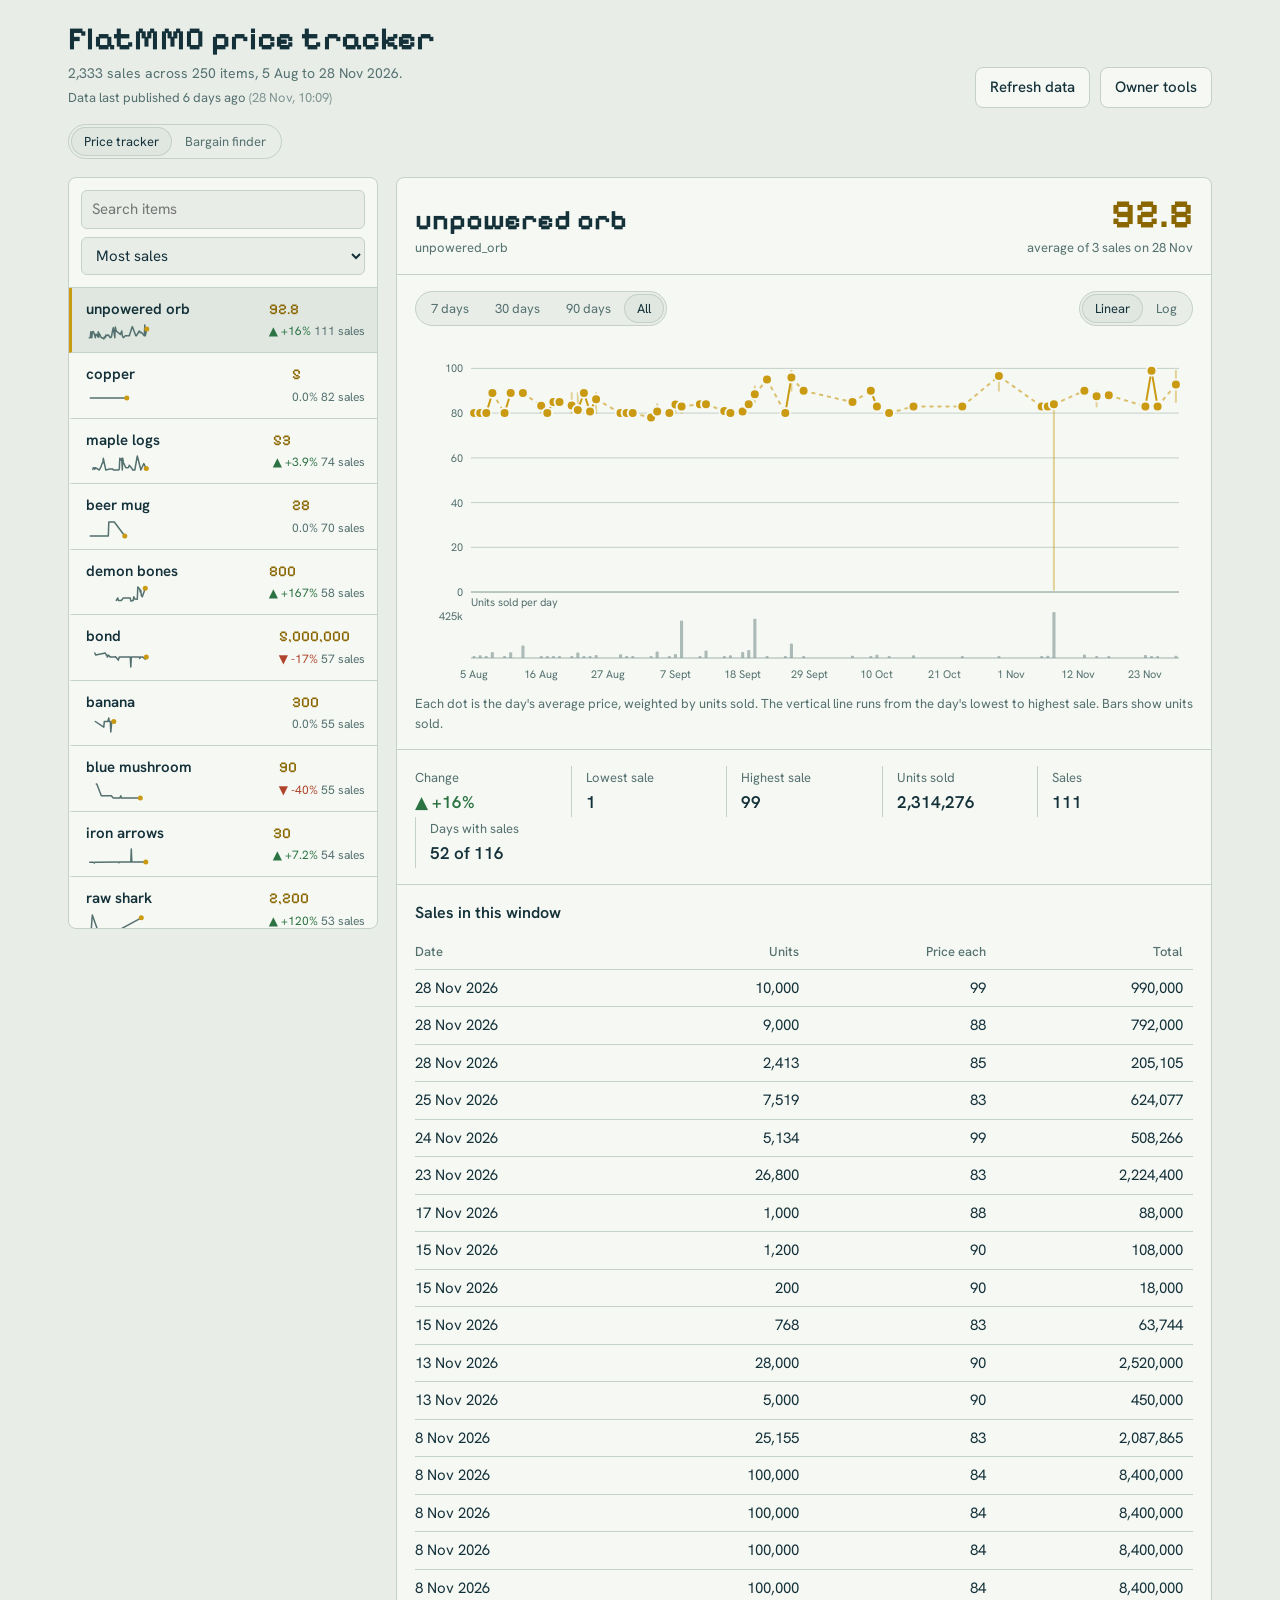
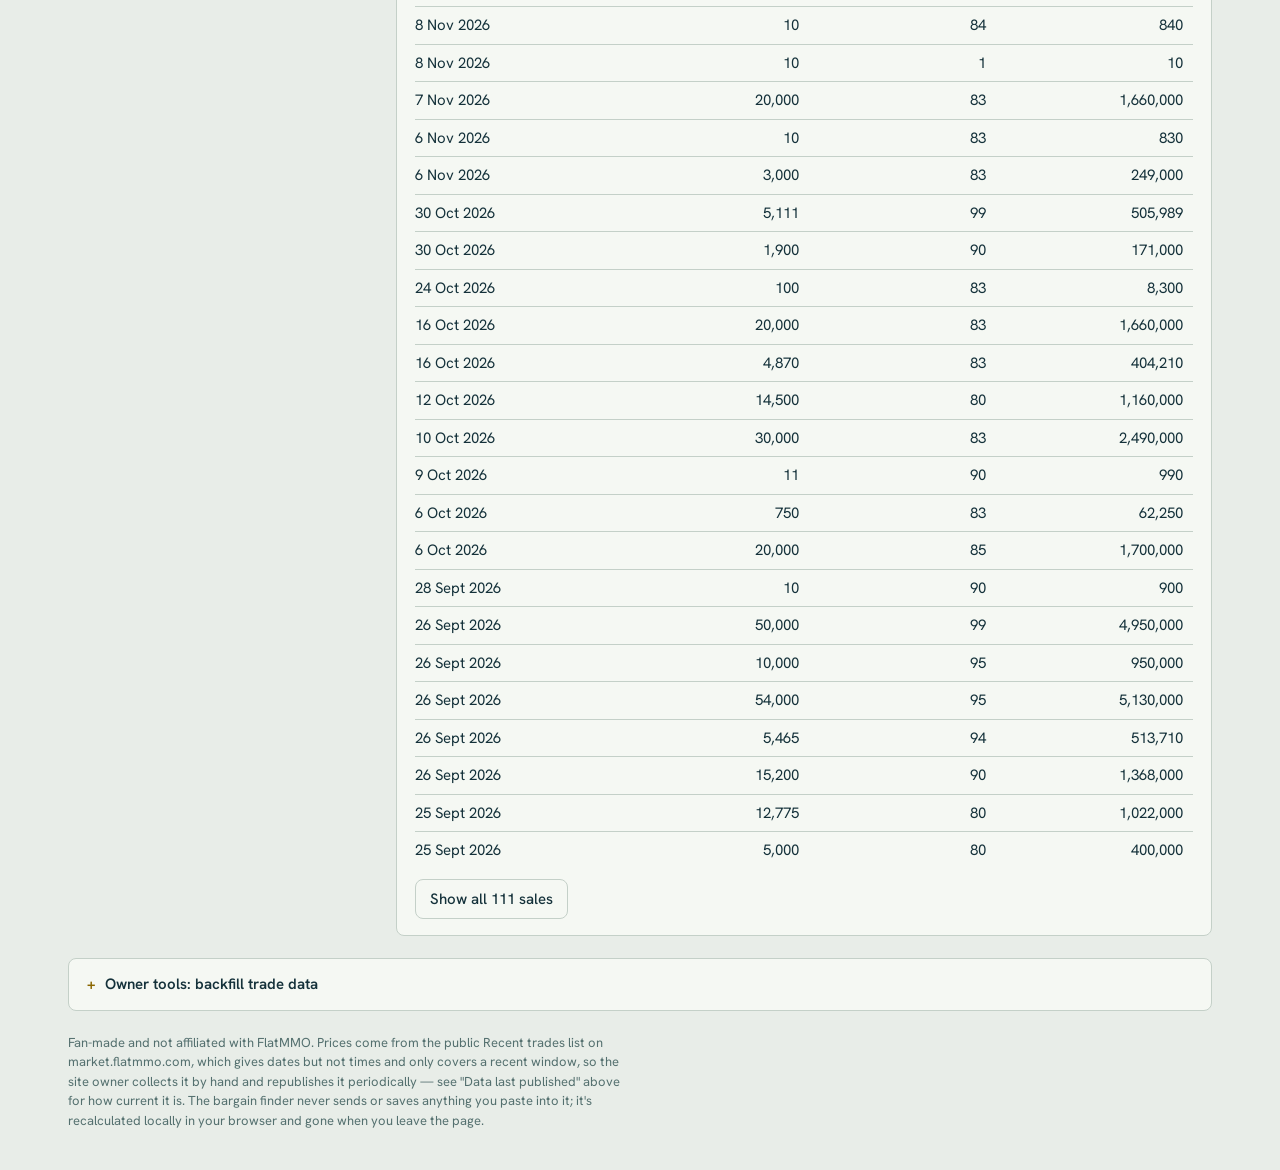
<file: flatmmo/index.html>
<!DOCTYPE html>
<html lang="en">
<head>
<meta charset="utf-8">
<meta name="viewport" content="width=device-width, initial-scale=1, viewport-fit=cover">
<title>FlatMMO market tracker</title>
<link rel="preconnect" href="https://fonts.googleapis.com">
<link rel="preconnect" href="https://fonts.gstatic.com" crossorigin>
<link href="https://fonts.googleapis.com/css2?family=Hanken+Grotesk:wght@400;500;600&family=Pixelify+Sans:wght@500;700&display=swap" rel="stylesheet">
<style>
:root{
  --bg:#E8EDE8; --panel:#F5F8F3; --panel2:#DFE7E0; --line:#C4D0C8;
  --text:#14313A; --muted:#54706F; --gold:#8A6600; --coin:#C99A12;
  --up:#2C7343; --down:#B0432B;
  color-scheme: light;
  box-sizing:border-box;
  padding-top:env(safe-area-inset-top,0px);
  padding-bottom:env(safe-area-inset-bottom,0px);
}
@media (prefers-color-scheme: dark){
  :root:not([data-theme="light"]){
    --bg:#0D2025; --panel:#132C33; --panel2:#1A3A44; --line:#2B4B54;
    --text:#EAE3CF; --muted:#9AB0AD; --gold:#F0C24B; --coin:#F0C24B;
    --up:#8CC791; --down:#EC8A6E;
    color-scheme: dark;
  }
}
:root[data-theme="dark"]{
  --bg:#0D2025; --panel:#132C33; --panel2:#1A3A44; --line:#2B4B54;
  --text:#EAE3CF; --muted:#9AB0AD; --gold:#F0C24B; --coin:#F0C24B;
  --up:#8CC791; --down:#EC8A6E;
  color-scheme: dark;
}
html{scroll-padding-top:env(safe-area-inset-top,0px)}
*,*::before,*::after{box-sizing:border-box}
[hidden]{display:none!important}
body{margin:0;background:var(--bg);color:var(--text);
  font:400 15px/1.5 'Hanken Grotesk',system-ui,-apple-system,'Segoe UI',Roboto,sans-serif;
  font-variant-numeric:tabular-nums}
button,input,select,textarea{font:inherit;color:inherit}
:focus-visible{outline:2px solid var(--gold);outline-offset:2px}

.wrap{max-width:1180px;margin:0 auto;padding:0 18px}
header.top{display:flex;gap:16px;align-items:flex-end;justify-content:space-between;flex-wrap:wrap;padding:22px 0 16px}
h1{margin:0;font:700 clamp(24px,4.4vw,32px)/1.1 'Pixelify Sans',ui-monospace,Menlo,monospace;letter-spacing:.01em}
.sub{margin:6px 0 0;color:var(--muted);font-size:14px}
.updated{margin:4px 0 0;color:var(--muted);font-size:13px}
.updated code{background:var(--panel2);border-radius:4px;padding:1px 5px;font-size:12px}
.btn{border:1px solid var(--line);background:var(--panel);border-radius:8px;padding:8px 14px;cursor:pointer;font-weight:500}
.btn:hover{background:var(--panel2)}
.btn.primary{background:var(--gold);border-color:var(--gold);color:var(--bg)}
.btn.primary:hover{filter:brightness(1.06)}
.btn:disabled{opacity:.45;cursor:not-allowed}

.layout{display:grid;grid-template-columns:minmax(250px,310px) minmax(0,1fr);gap:18px;align-items:start}

/* item rail */
.rail{background:var(--panel);border:1px solid var(--line);border-radius:8px;overflow:hidden}
.rail-tools{display:grid;gap:8px;padding:12px;border-bottom:1px solid var(--line)}
.rail-tools input,.rail-tools select{width:100%;background:var(--bg);border:1px solid var(--line);border-radius:6px;padding:7px 10px}
.list{max-height:640px;overflow:auto;margin:0;padding:0;list-style:none}
.row{display:grid;grid-template-columns:1fr auto;grid-template-areas:"name price" "spark meta";gap:2px 10px;
  width:100%;text-align:left;background:transparent;border:0;border-bottom:1px solid var(--line);
  padding:10px 12px 10px 14px;cursor:pointer;border-left:3px solid transparent}
.row:hover{background:var(--panel2)}
.row[aria-current="true"]{background:var(--panel2);border-left-color:var(--coin)}
.r-name{grid-area:name;font-weight:600;overflow:hidden;text-overflow:ellipsis;white-space:nowrap}
.r-price{grid-area:price;font-family:'Pixelify Sans',ui-monospace,monospace;font-weight:500;color:var(--gold)}
.r-spark{grid-area:spark;display:flex;align-items:center;color:var(--muted)}
.r-meta{grid-area:meta;font-size:12px;color:var(--muted);text-align:right;white-space:nowrap}
.up{color:var(--up)} .down{color:var(--down)} .flat{color:var(--muted)}
.empty{padding:18px 14px;color:var(--muted);font-size:14px}

/* stage */
.stage{background:var(--panel);border:1px solid var(--line);border-radius:8px;min-width:0}
.stage>section{padding:16px 18px;border-bottom:1px solid var(--line)}
.stage>section:last-child{border-bottom:0}
.head{display:flex;justify-content:space-between;gap:16px;flex-wrap:wrap;align-items:flex-end}
.head h2{margin:0;font:700 clamp(22px,4vw,28px)/1.15 'Pixelify Sans',ui-monospace,monospace;text-transform:none;word-break:break-word}
.raw{color:var(--muted);font-size:13px;margin-top:2px}
.latest{text-align:right}
.latest .big{font:700 clamp(28px,5vw,40px)/1 'Pixelify Sans',ui-monospace,monospace;color:var(--gold)}
.latest .note{font-size:13px;color:var(--muted);margin-top:4px}
.controls{display:flex;gap:12px;flex-wrap:wrap;align-items:center;justify-content:space-between}
.seg{display:inline-flex;border:1px solid var(--line);border-radius:999px;padding:2px;background:var(--bg)}
.seg button{border:0;background:transparent;color:var(--muted);font-size:13px;padding:5px 13px;border-radius:999px;cursor:pointer}
.seg button[aria-pressed="true"]{background:var(--panel2);color:var(--text);box-shadow:inset 0 0 0 1px var(--line)}
.chartbox{position:relative}
#chart{position:relative;min-height:300px}
#chart svg{display:block;width:100%;touch-action:pan-y}
#chart text{fill:var(--muted);font-size:11px;font-family:inherit}
.grid{stroke:var(--line);stroke-width:1}
.axis{stroke:var(--muted);stroke-width:1;opacity:.5}
.whisker{stroke:var(--coin);stroke-width:2;opacity:.4;stroke-linecap:round}
.pline{fill:none;stroke:var(--coin);stroke-width:2}
.dot{fill:var(--coin);stroke:var(--panel);stroke-width:2}
.vol{fill:var(--muted);opacity:.45}
.guide{stroke:var(--text);stroke-width:1;opacity:.35;stroke-dasharray:3 3}
.ring{fill:none;stroke:var(--text);stroke-width:2}
.tip{position:absolute;z-index:3;pointer-events:none;background:var(--bg);border:1px solid var(--line);border-radius:6px;
  padding:8px 10px;font-size:13px;line-height:1.45;box-shadow:0 4px 16px rgba(0,0,0,.18);white-space:nowrap}
.tip b{font-weight:600}
.tip .d{color:var(--muted)}
.caption{margin:8px 0 0;font-size:13px;color:var(--muted)}
.nodata{display:grid;place-items:center;min-height:240px;color:var(--muted);text-align:center;padding:20px}

dl.stats{display:grid;grid-template-columns:repeat(auto-fit,minmax(130px,1fr));gap:0;margin:0}
dl.stats>div{padding:2px 14px;border-left:1px solid var(--line)}
dl.stats>div:first-child{border-left:0;padding-left:0}
dl.stats dt{font-size:13px;color:var(--muted)}
dl.stats dd{margin:2px 0 0;font-weight:600;font-size:17px}
.warn{margin:12px 0 0;font-size:13px;color:var(--muted)}

.tablewrap{overflow-x:auto}
table{width:100%;border-collapse:collapse}
th,td{padding:7px 10px;text-align:right;border-bottom:1px solid var(--line);white-space:nowrap}
th:first-child,td:first-child{text-align:left;padding-left:0}
th{font-weight:500;color:var(--muted);font-size:13px}
tbody tr:last-child td{border-bottom:0}
.more{margin-top:10px}
.sechead{margin:0 0 10px;font-size:16px;font-weight:600}

/* view tabs + bargain finder */
.tabs{margin:0 0 18px}
.card{background:var(--panel);border:1px solid var(--line);border-radius:8px;padding:18px}
.card h2{margin:0 0 4px;font:700 clamp(20px,3.6vw,26px)/1.2 'Pixelify Sans',ui-monospace,monospace}
.card>p.raw{margin:0 0 14px;max-width:70ch}
tr.hl-good{background:rgba(44,115,67,.12)}
tr.hl-great{background:rgba(44,115,67,.22)}
tr.hl-bad{background:rgba(176,67,43,.10)}
@media (prefers-color-scheme: dark){
  :root:not([data-theme="light"]) tr.hl-good{background:rgba(140,199,145,.14)}
  :root:not([data-theme="light"]) tr.hl-great{background:rgba(140,199,145,.26)}
  :root:not([data-theme="light"]) tr.hl-bad{background:rgba(236,138,110,.14)}
}
:root[data-theme="dark"] tr.hl-good{background:rgba(140,199,145,.14)}
:root[data-theme="dark"] tr.hl-great{background:rgba(140,199,145,.26)}
:root[data-theme="dark"] tr.hl-bad{background:rgba(236,138,110,.14)}
.badge{font-size:12px;padding:2px 8px;border-radius:999px;border:1px solid currentColor;white-space:nowrap}
.badge.lowconf{opacity:.65;border-style:dashed}
.nohist{font-size:13px;color:var(--muted);margin-top:14px}
.nohist code{background:var(--bg);border:1px solid var(--line);border-radius:4px;padding:1px 5px;font-size:12px}

/* importer */
details.import{margin:22px 0 0;background:var(--panel);border:1px solid var(--line);border-radius:8px}
details.import>summary{cursor:pointer;padding:14px 18px;font-weight:600;list-style:none}
details.import>summary::-webkit-details-marker{display:none}
details.import>summary::before{content:"+";display:inline-block;width:1.2em;color:var(--gold);font-weight:700}
details.import[open]>summary::before{content:"\2212"}
.import-body{padding:0 18px 18px;display:grid;gap:12px}
.import-body p{margin:0;color:var(--muted);font-size:14px;max-width:72ch}
.import-body code{background:var(--bg);border:1px solid var(--line);border-radius:4px;padding:1px 5px;font-size:13px}
textarea{width:100%;min-height:130px;resize:vertical;background:var(--bg);border:1px solid var(--line);border-radius:6px;padding:10px;font-family:ui-monospace,Menlo,Consolas,monospace;font-size:13px}
.inline{display:flex;gap:10px;flex-wrap:wrap;align-items:center}
.inline label{font-size:14px;color:var(--muted)}
.inline input[type=date]{background:var(--bg);border:1px solid var(--line);border-radius:6px;padding:6px 8px}
#preview{font-size:14px}
#preview ul{margin:6px 0 0;padding-left:18px;color:var(--muted)}
footer{padding:22px 0 40px;color:var(--muted);font-size:13px;max-width:80ch}

@media (max-width:860px){
  .layout{grid-template-columns:minmax(0,1fr)}
  .list{max-height:250px}
  .latest{text-align:left}
  dl.stats>div{border-left:0;padding-left:0;padding-bottom:8px}
}
@media (prefers-reduced-motion:reduce){*{scroll-behavior:auto!important;transition:none!important}}
</style>
</head>
<body>
<div class="wrap">
  <header class="top">
    <div>
      <h1>FlatMMO price tracker</h1>
      <p class="sub" id="sub">Loading trades…</p>
      <p class="updated" id="updated"></p>
    </div>
    <div class="inline">
      <button class="btn" id="refreshBtn" type="button" title="Check for a newer published snapshot">Refresh data</button>
      <button class="btn" id="openImport" type="button">Owner tools</button>
    </div>
  </header>

  <div class="seg tabs" id="viewSeg" role="group" aria-label="Tool">
    <button type="button" data-view="tracker" aria-pressed="true">Price tracker</button>
    <button type="button" data-view="bargain" aria-pressed="false">Bargain finder</button>
  </div>

  <div id="trackerView">
    <div class="layout">
      <aside class="rail" aria-label="Items">
        <div class="rail-tools">
          <input id="q" type="search" placeholder="Search items" aria-label="Search items" autocomplete="off">
          <select id="sort" aria-label="Sort items">
            <option value="trades">Most sales</option>
            <option value="high">Highest price</option>
            <option value="low">Lowest price</option>
            <option value="move">Biggest price move</option>
            <option value="name">Name</option>
          </select>
        </div>
        <ul class="list" id="list"></ul>
      </aside>

      <main class="stage" id="stage" aria-live="polite">
        <section class="head">
          <div>
            <h2 id="itemName">Pick an item</h2>
            <div class="raw" id="itemRaw"></div>
          </div>
          <div class="latest">
            <div class="big" id="latestPrice">-</div>
            <div class="note" id="latestNote"></div>
          </div>
        </section>

        <section>
          <div class="controls">
            <div class="seg" id="rangeSeg" role="group" aria-label="Time range"></div>
            <div class="seg" role="group" aria-label="Price scale">
              <button type="button" id="scLin" aria-pressed="true">Linear</button>
              <button type="button" id="scLog" aria-pressed="false" title="Log scale keeps big and small prices readable when a price swings a lot">Log</button>
            </div>
          </div>
          <div class="chartbox"><div id="chart"></div><div class="tip" id="tip" hidden></div></div>
          <p class="caption">Each dot is the day's average price, weighted by units sold. The vertical line runs from the day's lowest to highest sale. Bars show units sold.</p>
        </section>

        <section>
          <dl class="stats" id="stats"></dl>
          <p class="warn" id="warn" hidden></p>
        </section>

        <section>
          <h3 class="sechead">Sales in this window</h3>
          <div class="tablewrap"><table>
            <thead><tr><th>Date</th><th>Units</th><th>Price each</th><th>Total</th></tr></thead>
            <tbody id="tbody"></tbody>
          </table></div>
          <button class="btn more" id="moreBtn" type="button" hidden>Show all</button>
        </section>
      </main>
    </div>

    <details class="import" id="import">
      <summary>Owner tools: backfill trade data</summary>
      <div class="import-body">
        <p>Recent trades are pulled in automatically on a schedule, so you shouldn't normally need this. It's here for backfilling history the automatic scraper can't reach — older trades from Discord, say. Paste trades below, then download the updated file and upload it to replace <code>trades.json</code> in your hosting — the automatic updates only ever add newly scraped trades on top of whatever's already in the file, so your backfilled rows stay put. Anyone can open this panel, but it only ever produces a file for you to download — nothing is sent anywhere, so it's safe to leave visible.</p>
        <textarea id="paste" placeholder="Paste trades here" spellcheck="false"></textarea>
        <div class="inline">
          <label for="defDate">Date for lines without one</label>
          <input type="date" id="defDate">
        </div>
        <div id="preview" role="status"></div>
        <div class="inline">
          <button class="btn primary" id="addBtn" type="button" disabled>Download updated trades.json</button>
          <button class="btn" id="csvBtn" type="button">Download all trades as CSV</button>
        </div>
        <p class="raw" id="publishNote" style="margin-top:4px"></p>
      </div>
    </details>
  </div>

  <div id="bargainView" hidden>
    <div class="card">
      <h2>Bargain finder</h2>
      <p class="raw">Paste the market's <b>current listings</b> below and this checks each one against its usual trade price, so items listed unusually cheap stand out. Paste in the same style as the trade importer — item name, then quantity and price. Nothing typed here is saved: it's a one-off calculation that clears when you leave or reload the page.</p>
      <textarea id="listingsPaste" placeholder="Paste current listings here" spellcheck="false"></textarea>
      <div class="inline" style="margin-top:10px">
        <button class="btn primary" id="findBargainsBtn" type="button">Find bargains</button>
        <button class="btn" id="clearListingsBtn" type="button" hidden>Clear</button>
      </div>
      <div id="bargainPreview" role="status" style="margin-top:10px;font-size:14px"></div>
      <div id="bargainResults" style="margin-top:14px"></div>
    </div>
  </div>

  <footer>
    Fan-made and not affiliated with FlatMMO. Prices come from the public Recent trades list on market.flatmmo.com, which gives dates but not times and only covers a recent window, so the site owner collects it by hand and republishes it periodically — see "Data last published" above for how current it is. The bargain finder never sends or saves anything you paste into it; it's recalculated locally in your browser and gone when you leave the page.
  </footer>
</div>

<script>
(function(){
'use strict';

/* ---------- seed data: recent trades from market.flatmmo.com, snapshot 2026-09-20 ----------
   format: a date line, then "item units price_each" lines. Used only if trades.json
   cannot be reached (e.g. viewed outside its hosted site), so the page still works. */
var SEED_TEXT = [
'2026-09-20',
'large_enchantment_potion 15 40000',
'unpowered_orb 60000 92',
'large_enchantment_potion 35 40000',
'unpowered_orb 45000 92',
'large_enchantment_potion 72 40000',
'unpowered_orb 43094 85',
'ice_ogre_club 1 1000000',
'unpowered_orb 42286 85',
'unpowered_orb 13286 85',
'unpowered_orb 32459 85',
'premium_beer 30 300',
'unpowered_orb 25745 85',
'large_enchantment_potion 22 40000',
'unpowered_orb 15496 85',
'unpowered_orb 10000 85',
'premium_beer 495 300',
'2026-09-19',
'cooked_sardine 10 12',
'unpowered_orb 48200 84',
'unpowered_orb 24872 84',
'blue_mage_gloves 1 500',
'iron 1127 15',
'copper 3355 5',
'desert_mage_boots 1 1111',
'gold_leaf_seeds 10 40000',
'gold_leaf_seeds 104 50000',
'electric_pages 1 250000',
'large_enchantment_potion 5 40000',
'gold_leaf_seeds 10 50000',
'seaweed 316 1500',
'iron 222 15',
'gold_leaf_seeds 1 50000',
'copper 3262 5',
'banana 11 300',
'rogue_warrior_helmet 1 225000',
'raw_crab_meat 642 20',
'noctyrix_mask 1 30000',
'noctyrix_gloves 1 30000',
'noctyrix_boots 6 20000',
'feathers 515 15',
'2026-09-18',
'seaweed 809 1500',
'gold_leaf_seeds 10 40000',
'crystal_leaf_seeds 4 100000',
'large_enchantment_potion 2 40000',
'coal 10000 100',
'iron 2210 15',
'omboko_axe 1 17000',
'iron 2028 15',
'copper 4734 5',
'maple_logs 100 52',
'maple_logs 52 52',
'iron 3000 15',
'willow_logs 300 50',
'willow_logs 227 50',
'green_leaf_seeds 3 5000',
'raw_shark 291 1000',
'blue_mushroom 855 100',
'woodchips 78597 15',
'feathers 50000 15',
'iron 18000 15',
'copper 9000 5',
'beer_mug 107 100',
'iron 2000 15',
'coal 3000 200',
'iron 36 10',
'gold_leaf 1042 4000',
'warroot_seeds 1 800000',
'gold_leaf 742 4000',
'iron 850 15',
'copper 2039 5',
'dragon_scimitar 1 3500000',
'unpowered_orb 13935 80',
'unpowered_orb 1194 80',
'unpowered_orb 40000 81',
'hunters_feather 1 300000',
'emerald_necklace 1 90000',
'accuracy_ring 1 1250000',
'magic_hunting_mask 1 700000',
'premium_beer 100 300',
'beer_mug 10 100',
'raw_tuna 1000 119',
'raw_tuna 10000 119',
'seaweed 172 1500',
'copper 57605 5',
'silver_bar 40000 1',
'gold_leaf_seeds 1 40000',
'2026-09-17',
'hunting_mask 1 600000',
'gold_leaf 642 4000',
'gold_leaf 502 4000',
'willow_logs 831 50',
'accuracy_ring 1 700000',
'stardust 71158 10',
'defence_ring 1 1900000',
'ancient_spear 1 250000',
'accuracy_ring 1 850000',
'bones 58533 85',
'huge_combat_potion 4 350000',
'spirit_mushroom_seeds 17 3000',
'seaweed 113 1500',
'iron 977 15',
'copper 2243 5',
'damage_orb_3 1100 115',
'damage_orb_3 800 115',
'damage_orb_3 600 115',
'damage_orb_3 400 115',
'damage_orb_3 300 115',
'damage_orb_3 200 115',
'willow_logs 2097 50',
'willow_logs 1963 50',
'blue_mushroom 17 100',
'red_mushroom 49 100',
'beer_mug 108 100',
'banana 20 100',
'banana 22 100',
'red_mushroom 360 100',
'beer_mug 53 100',
'banana 20 300',
'green_mushroom 296 100',
'beer_mug 77 100',
'red_mushroom 19000 100',
'green_mushroom 16000 100',
'blue_mushroom 9000 100',
'beer_mug 675 100',
'barley_seeds 24 165',
'willow_logs 2999 50',
'banana 30 300',
'green_mushroom 1020 100',
'beer_mug 115 100',
'2026-09-16',
'green_mushroom 510 100',
'banana 10 300',
'beer_mug 38 100',
'lime_leaf 7800 666',
'banana 10 300',
'green_mushroom 595 100',
'beer_mug 38 100',
'dragon_scimitar 1 2900000',
'green_mushroom 84 100',
'red_mushroom 95 100',
'banana 10 300',
'beer_mug 38 100',
'string 25 3',
'logs 3300 5',
'copper 50000 5',
'warroot_seeds 10 800000',
'green_leaf_seeds 2 10',
'logs 1289 1',
'unpowered_orb 26000 80',
'bond 5 5000000',
'shiny_boss_glass_orb 4 450000',
'shiny_boss_glass_orb 19 450000',
'iron 1813 15',
'copper 1926 5',
'gold_axe 1 135',
'gold_pickaxe 1 155',
'woodchips 71597 15',
'iron 340 15',
'cave_bait 220 500',
'willow_logs 4462 50',
'willow_logs 4346 50',
'willow_logs 1243 50',
'raw_shark 244 1000',
'willow_logs 10000 50',
'ruby_necklace 2 180000',
'beer_mug 75 100',
'green_mushroom 314 100',
'blue_mushroom 420 100',
'banana 20 300',
'beer_mug 266 100',
'banana 10 300',
'blue_mushroom 420 100',
'barley_seeds 76 160',
'blue_mushroom 1092 100',
'banana 62 300',
'raw_shark 187 1000',
'promethium_scimitar 2 69999',
'barley_seeds 4871 500',
'blue_mushroom 420 100',
'barley_seeds 17 500',
'beer_mug 31 100',
'banana 38 300',
'blue_mushroom 668 100',
'barley_seeds 34 500',
'beer_mug 94 100',
'2026-09-15',
'beer_mug 20 100',
'barley_seeds 13 500',
'beer_mug 39 100',
'banana 10 300',
'barley_seeds 15 160',
'barley_seeds 50 500',
'stardust_seeds 8 12000',
'green_mushroom 1000 100',
'raw_shark 110 1000',
'crystal_leaf_seeds 1 240000',
'dragon_pickaxe 1 10000000',
'raw_shark 58 1000',
'willow_logs 1682 50',
'willow_logs 1501 50',
'willow_logs 3758 50',
'willow_logs 4042 50',
'willow_logs 3618 50',
'willow_logs 8529 50',
'iron 8254 10',
'barley_seeds 500 160',
'ogre_club 1 555555',
'green_leaf_seeds 1 5000',
'rogue_archer_hood 1 250000',
'rogue_archer_legs 1 250000',
'rogue_archer_body 1 250000',
'gold_leaf 14 3500',
'rogue_archer_body 1 350000',
'unpowered_orb 2000 81',
'ruby_necklace 1 180000',
'sapphire_necklace 1 45000',
'emerald_necklace 1 90000',
'feathers 30000 10',
'iron 1 10',
'willow_logs 416 50',
'willow_logs 2016 50',
'archery_ring 1 1300000',
'melee_ring 1 1300000',
'accuracy_ring 1 750000',
'willow_logs 24 50',
'willow_logs 728 50',
'blue_mushroom 249 100',
'barley_seeds 15 160',
'beer_mug 37 100',
'banana 10 300',
'willow_logs 148 50',
'blue_mushroom 332 100',
'barley_seeds 15 160',
'banana 10 300',
'beer_mug 37 100',
'willow_logs 180 50',
'gold_leaf 7 3500',
'barley_seeds 15 160',
'banana 10 300',
'beer_mug 49 100',
'blue_mushroom 498 100',
'banana 20 300',
'barley_seeds 30 160',
'beer_mug 74 100',
'barley_seeds 15 160',
'beer_mug 37 100',
'banana 10 300',
'barley_seeds 30 160',
'beer_mug 24 100',
'blue_mushroom 249 100',
'beer_mug 27 100',
'banana 20 300',
'banana 17 300',
'barley_seeds 15 160',
'beer_mug 31 100',
'beer_mug 23 100',
'barley_seeds 15 160',
'premium_beer 15 300',
'blue_mushroom 268 100',
'banana 25 300',
'beer_mug 42 100',
'barley_seeds 31 160',
'barley_seeds 10 160',
'banana 12 300',
'beer_mug 29 100',
'blue_mushroom 510 100',
'beer_mug 10 100',
'banana 50 300',
'barley_seeds 5 50',
'barley_seeds 31 50',
'banana 106 300',
'beer_mug 57 100',
'blue_mushroom 346 100',
'banana 11 300',
'shiny_boss_glass_orb 12 450000',
'beer_mug 27 100',
'maple_logs 78000 52',
'silver_bar 60000 1',
'2026-09-14',
'beer_mug 29 100',
'banana 9 300',
'banana 31 300',
'blue_mushroom 249 100',
'beer_mug 56 100',
'beer_mug 21 100',
'banana 3 300',
'blue_mushroom 412 100',
'beer_mug 38 100',
'banana 6 300',
'beer_mug 22 100',
'banana 80 300',
'barley_seeds 10 50',
'gold_arrow_heads 500 1',
'banana 10 300',
'beer_mug 20 100',
'barley_seeds 5 160',
'logs 500 1',
'logs 200 1',
'banana 10 300',
'iron 1385 1',
'banana 2 300',
'beer_mug 9 100',
'beer_mug 9 24',
'ogre_club 1 300000',
'beer_mug 2 24',
'beer_mug 3 28',
'beer_mug 2 20',
'beer_mug 2 20',
'granite_boots 1 450000',
'beer_mug 3000 100',
'shiny_glass_orb 4 225000',
'woodchips 28403 15',
'banana 10 300',
'premium_beer 5 300',
'beer_mug 35 100',
'premium_beer 20 300',
'banana 10 300',
'beer_mug 24 100',
'banana 10 300',
'blue_mushroom 256 100',
'blue_mushroom 492 100',
'banana 10 300',
'beer_mug 12 100',
'beer_mug 39 100',
'blue_mushroom 246 100',
'banana 10 300',
'banana 10 300',
'beer_mug 39 100',
'blue_mushroom 326 100',
'blue_mushroom 243 100',
'banana 22 300',
'beer_mug 50 100',
'premium_beer 47 300',
'banana 10 300',
'beer_mug 37 100',
'blue_mushroom 243 100'
].join('\n');

var DATA_URL = 'trades.json';
var REFRESH_MS = 120000; /* re-check the hosted data every 2 minutes, in case the owner just published an update */
var DEFAULT_ITEM = 'unpowered_orb';

/* ---------- helpers ---------- */
function $(s){ return document.querySelector(s); }
function esc(s){ return String(s).replace(/[&<>"']/g, function(c){ return {'&':'&amp;','<':'&lt;','>':'&gt;','"':'&quot;',"'":'&#39;'}[c]; }); }
function reEsc(s){ return s.replace(/[.*+?^${}()|[\]\\]/g, '\\$&'); }
function dayNum(s){ var p = s.split('-').map(Number); return Date.UTC(p[0], p[1]-1, p[2]) / 864e5; }
function dayStr(d){ return new Date(d*864e5).toISOString().slice(0,10); }
function fmtDay(d, withYear, withWeekday){
  var o = {day:'numeric', month:'short', timeZone:'UTC'};
  if (withYear) o.year = 'numeric';
  if (withWeekday) o.weekday = 'short';
  return new Date(d*864e5).toLocaleDateString('en-GB', o);
}
function fmtInt(n){ return Math.round(n).toLocaleString('en-GB'); }
function fmtPrice(n){ return n.toLocaleString('en-GB', {maximumFractionDigits: n < 100 ? 1 : 0}); }
function fmtCompact(n){
  var a = Math.abs(n);
  function f(v, s){ var t = v.toFixed(v < 10 ? 2 : v < 100 ? 1 : 0); if (t.indexOf('.') >= 0) t = t.replace(/\.?0+$/, ''); return t + s; }
  if (a >= 1e9) return f(n/1e9, 'B');
  if (a >= 1e6) return f(n/1e6, 'M');
  if (a >= 1e3) return f(n/1e3, 'k');
  return String(Math.round(n*10)/10);
}
function pretty(item){ return item.replace(/_/g, ' '); }
function todayISO(){ var d = new Date(); return d.getFullYear() + '-' + String(d.getMonth()+1).padStart(2,'0') + '-' + String(d.getDate()).padStart(2,'0'); }
function pct(x){ return (x > 0 ? '+' : '') + (Math.abs(x) < 0.1 ? x.toFixed(1) : x.toFixed(Math.abs(x) < 10 ? 1 : 0)) + '%'; }

/* ---------- data ---------- */
var trades = [], byItem = new Map(), gMin = 0, gMax = 0, dataUpdatedAt = null, dataSource = 'none';
var state = { item: null, range: 'all', log: false, sort: 'trades', q: '', showAll: false };

function parseSeed(text){
  var date = null, out = [];
  text.split('\n').forEach(function(raw){
    var line = raw.trim(); if (!line) return;
    if (/^\d{4}-\d{2}-\d{2}$/.test(line)) { date = line; return; }
    var p = line.split(/\s+/);
    out.push({ item: p[0], date: date, qty: +p[1], price: +p[2] });
  });
  return out;
}
function tuplesToTrades(tuples){
  return tuples.map(function(a){ return { item: a[0], date: a[1], qty: a[2], price: a[3] }; });
}
/* load the shared data the site owner publishes (trades.json next to this page). Falls back to
   the small embedded snapshot above if it can't be reached, so the page still works somewhere. */
function loadData(){
  return fetch(DATA_URL + '?v=' + Date.now(), { cache: 'no-store' }).then(function(res){
    if (!res.ok) throw new Error('http ' + res.status);
    return res.json();
  }).then(function(data){
    if (!data || !Array.isArray(data.trades)) throw new Error('bad shape');
    setData(tuplesToTrades(data.trades), data.updatedAt || null, 'live');
    return true;
  }).catch(function(){
    if (dataSource === 'none') setData(parseSeed(SEED_TEXT), null, 'fallback');
    return false;
  });
}
function setData(list, updatedAt, source){
  trades = list; dataUpdatedAt = updatedAt; dataSource = source;
  rebuild();
}
function rebuild(){
  byItem = new Map();
  gMin = Infinity; gMax = -Infinity;
  trades.forEach(function(t){
    t.d = dayNum(t.date);
    if (t.d < gMin) gMin = t.d;
    if (t.d > gMax) gMax = t.d;
    var a = byItem.get(t.item);
    if (!a) { a = []; byItem.set(t.item, a); }
    a.push(t);
  });
}
function keyOf(t){ return t.item + '|' + t.date + '|' + t.qty + '|' + t.price; }
function countMap(arr){ var m = new Map(); arr.forEach(function(t){ var k = keyOf(t); m.set(k, (m.get(k)||0) + 1); }); return m; }
function newOnly(incoming){
  var cur = countMap(trades), inc = countMap(incoming), add = [];
  inc.forEach(function(c, k){
    var have = cur.get(k) || 0;
    if (c > have) {
      var p = k.split('|');
      for (var i = 0; i < c - have; i++) add.push({ item: p[0], date: p[1], qty: +p[2], price: +p[3] });
    }
  });
  return add;
}

function windowDays(){
  var minD = gMin;
  if (state.range !== 'all') minD = Math.max(gMin, gMax - (+state.range - 1));
  return { minD: minD, maxD: gMax };
}
function rangeOptions(){
  var span = gMax - gMin + 1;
  return [7, 30, 90].filter(function(n){ return n < span; });
}
function daily(list, minD, maxD){
  var m = new Map();
  list.forEach(function(t){
    if (t.d < minD || t.d > maxD) return;
    var a = m.get(t.d);
    if (!a) { a = { d: t.d, qty: 0, val: 0, lo: Infinity, hi: -Infinity, n: 0 }; m.set(t.d, a); }
    a.qty += t.qty; a.val += t.qty * t.price; a.n++;
    if (t.price < a.lo) a.lo = t.price;
    if (t.price > a.hi) a.hi = t.price;
  });
  return Array.from(m.values()).sort(function(a,b){ return a.d - b.d; }).map(function(a){ a.vwap = a.val / a.qty; return a; });
}
function statsFor(item, w){
  var days = daily(byItem.get(item) || [], w.minD, w.maxD);
  if (!days.length) return null;
  var last = days[days.length-1], first = days[0], lo = Infinity, hi = -Infinity, qty = 0, n = 0;
  days.forEach(function(d){ lo = Math.min(lo, d.lo); hi = Math.max(hi, d.hi); qty += d.qty; n += d.n; });
  return { days: days, last: last, first: first, lo: lo, hi: hi, qty: qty, n: n,
           change: days.length > 1 ? (last.vwap - first.vwap) / first.vwap * 100 : null };
}

/* ---------- header ---------- */
function relTime(iso){
  if (!iso) return null;
  var then = new Date(iso).getTime();
  if (!Number.isFinite(then)) return null;
  var mins = Math.round((Date.now() - then) / 60000);
  if (mins < 1) return 'just now';
  if (mins < 60) return mins + (mins === 1 ? ' minute ago' : ' minutes ago');
  var hrs = Math.round(mins / 60);
  if (hrs < 24) return hrs + (hrs === 1 ? ' hour ago' : ' hours ago');
  var days = Math.round(hrs / 24);
  return days + (days === 1 ? ' day ago' : ' days ago');
}
function renderHeader(){
  $('#sub').textContent = fmtInt(trades.length) + ' sales across ' + byItem.size + ' items, ' + fmtDay(gMin) + ' to ' + fmtDay(gMax, true) + '.';
  var upd = $('#updated');
  if (dataSource === 'live' && dataUpdatedAt) {
    var abs = new Date(dataUpdatedAt).toLocaleString('en-GB', { day: 'numeric', month: 'short', hour: '2-digit', minute: '2-digit' });
    upd.innerHTML = 'Data last published ' + esc(relTime(dataUpdatedAt) || '') + ' <span style="opacity:.7">(' + esc(abs) + ')</span>';
  } else if (dataSource === 'fallback') {
    upd.innerHTML = 'Showing a built-in snapshot — live data at <code>trades.json</code> couldn\'t be reached, so this may be out of date.';
  } else {
    upd.textContent = '';
  }
}

/* ---------- rail ---------- */
function spark(days, w){
  var W = 64, H = 20;
  if (!days.length) return '';
  var vs = days.map(function(d){ return d.vwap; });
  var lo = Math.min.apply(null, vs), hi = Math.max.apply(null, vs);
  var span = w.maxD - w.minD + 1;
  function X(d){ return 3 + ((d - (w.minD - 0.5)) / span) * (W - 6); }
  function Y(v){ return hi === lo ? H/2 : H - 3 - ((v - lo) / (hi - lo)) * (H - 6); }
  var pts = days.map(function(d){ return X(d.d).toFixed(1) + ',' + Y(d.vwap).toFixed(1); });
  var last = days[days.length-1];
  var line = days.length > 1 ? '<polyline points="' + pts.join(' ') + '" fill="none" stroke="currentColor" stroke-width="1.5" stroke-linejoin="round" stroke-linecap="round"/>' : '';
  return '<svg width="' + W + '" height="' + H + '" viewBox="0 0 ' + W + ' ' + H + '" aria-hidden="true">' + line +
         '<circle cx="' + X(last.d).toFixed(1) + '" cy="' + Y(last.vwap).toFixed(1) + '" r="2.5" fill="var(--coin)"/></svg>';
}
function renderRail(){
  var w = windowDays(), rows = [];
  byItem.forEach(function(_, item){ var s = statsFor(item, w); if (s) rows.push({ item: item, s: s }); });
  var q = state.q.trim().toLowerCase().replace(/\s+/g, '_');
  if (q) rows = rows.filter(function(r){ return r.item.indexOf(q) >= 0; });
  var by = {
    trades: function(a,b){ return b.s.n - a.s.n || a.item.localeCompare(b.item); },
    high:   function(a,b){ return b.s.last.vwap - a.s.last.vwap; },
    low:    function(a,b){ return a.s.last.vwap - b.s.last.vwap; },
    move:   function(a,b){ return Math.abs(b.s.change || 0) - Math.abs(a.s.change || 0); },
    name:   function(a,b){ return a.item.localeCompare(b.item); }
  };
  rows.sort(by[state.sort]);
  var list = $('#list'), keep = list.scrollTop;
  if (!rows.length) { list.innerHTML = '<li class="empty">No items match.</li>'; return; }
  list.innerHTML = rows.map(function(r){
    var c = r.s.change, cls = c == null ? 'flat' : c > 0.05 ? 'up' : c < -0.05 ? 'down' : 'flat';
    var meta = (c == null ? '' : '<span class="' + cls + '">' + (c > 0.05 ? '\u25B2 ' : c < -0.05 ? '\u25BC ' : '') + pct(c) + '</span> ') + r.s.n + (r.s.n === 1 ? ' sale' : ' sales');
    return '<li><button class="row" type="button" data-item="' + esc(r.item) + '"' + (r.item === state.item ? ' aria-current="true"' : '') + '>' +
      '<span class="r-name">' + esc(pretty(r.item)) + '</span>' +
      '<span class="r-price">' + fmtPrice(r.s.last.vwap) + '</span>' +
      '<span class="r-spark">' + spark(r.s.days, w) + '</span>' +
      '<span class="r-meta">' + meta + '</span></button></li>';
  }).join('');
  list.scrollTop = keep;
}

/* ---------- chart ---------- */
function niceTicks(a, b, n){
  var span = b - a; if (span <= 0) return [a];
  var step0 = span / n, mag = Math.pow(10, Math.floor(Math.log10(step0))), norm = step0 / mag;
  var step = (norm < 1.5 ? 1 : norm < 3 ? 2 : norm < 7 ? 5 : 10) * mag;
  var out = [], k0 = Math.ceil(a / step - 1e-9);
  for (var k = k0; k * step <= b + step * 1e-9; k++) out.push(+(k * step).toPrecision(12));
  return out;
}
function logTicks(a, b){
  var out = [];
  for (var e = Math.floor(Math.log10(a)); e <= Math.ceil(Math.log10(b)); e++) {
    [1,2,5].forEach(function(m){ var v = m * Math.pow(10, e); if (v >= a && v <= b) out.push(v); });
  }
  return out;
}
function renderChart(){
  var host = $('#chart'), tip = $('#tip');
  tip.hidden = true;
  var w = windowDays(), s = state.item ? statsFor(state.item, w) : null;
  if (!s) {
    host.innerHTML = '<div class="nodata">No sales of this item in this window.<br>Add trades below to build its history.</div>';
    return;
  }
  var W = Math.max(280, host.clientWidth || 600), H = W < 520 ? 300 : 360;
  var m = { l: 56, r: 14, t: 14, b: 28 }, volH = 46, gap = 20;
  var plotW = W - m.l - m.r, plotH = H - m.t - m.b - volH - gap;
  var span = w.maxD - w.minD + 1;
  function X(d){ return m.l + ((d - (w.minD - 0.5)) / span) * plotW; }

  var lo = s.lo, hi = s.hi, y0, y1, yt, Y;
  if (state.log) {
    var f = hi === lo ? 1.3 : 1.12;
    y0 = Math.max(0.5, lo / f); y1 = hi * f; yt = logTicks(y0, y1);
    if (yt.length < 3) yt = niceTicks(y0, y1, 4);
    var l0 = Math.log(y0), l1 = Math.log(y1);
    Y = function(v){ return m.t + plotH - (Math.log(v) - l0) / (l1 - l0) * plotH; };
  } else {
    var pad = (hi - lo) * 0.14 || hi * 0.1 || 1;
    y0 = Math.max(0, lo - pad); y1 = hi + pad; yt = niceTicks(y0, y1, 4);
    Y = function(v){ return m.t + plotH - (v - y0) / (y1 - y0) * plotH; };
  }

  var svg = [];
  svg.push('<svg width="' + W + '" height="' + H + '" viewBox="0 0 ' + W + ' ' + H + '" role="img" aria-label="Price history for ' + esc(pretty(state.item)) + ': ' + s.days.length + ' days with sales">');
  yt.forEach(function(v){
    var y = Y(v).toFixed(1);
    svg.push('<line class="grid" x1="' + m.l + '" x2="' + (W - m.r) + '" y1="' + y + '" y2="' + y + '"/>');
    svg.push('<text x="' + (m.l - 8) + '" y="' + (+y + 4) + '" text-anchor="end">' + fmtCompact(v) + '</text>');
  });
  var xBase = m.t + plotH;
  svg.push('<line class="axis" x1="' + m.l + '" x2="' + (W - m.r) + '" y1="' + xBase + '" y2="' + xBase + '"/>');

  /* x ticks */
  var stepDays = Math.max(1, Math.ceil(span / Math.floor(plotW / 62)));
  for (var d = w.minD; d <= w.maxD; d += stepDays) {
    svg.push('<text x="' + X(d).toFixed(1) + '" y="' + (H - 8) + '" text-anchor="middle">' + fmtDay(d) + '</text>');
  }

  /* volume */
  var volTop = xBase + gap, volBase = volTop + volH;
  var maxQ = Math.max.apply(null, s.days.map(function(x){ return x.qty; }));
  var bw = Math.max(3, Math.min(26, plotW / span * 0.5));
  svg.push('<text x="' + m.l + '" y="' + (volTop - 6) + '">Units sold per day</text>');
  svg.push('<text x="' + (m.l - 8) + '" y="' + (volTop + 8) + '" text-anchor="end">' + fmtCompact(maxQ) + '</text>');
  svg.push('<line class="axis" x1="' + m.l + '" x2="' + (W - m.r) + '" y1="' + volBase + '" y2="' + volBase + '"/>');
  s.days.forEach(function(x){
    var bh = Math.max(2, x.qty / maxQ * volH);
    svg.push('<rect class="vol" x="' + (X(x.d) - bw/2).toFixed(1) + '" y="' + (volBase - bh).toFixed(1) + '" width="' + bw.toFixed(1) + '" height="' + bh.toFixed(1) + '" rx="1"/>');
  });

  /* price: whiskers, lines, dots */
  s.days.forEach(function(x){
    if (x.hi > x.lo) svg.push('<line class="whisker" x1="' + X(x.d).toFixed(1) + '" x2="' + X(x.d).toFixed(1) + '" y1="' + Y(x.lo).toFixed(1) + '" y2="' + Y(x.hi).toFixed(1) + '"/>');
  });
  for (var i = 1; i < s.days.length; i++) {
    var a = s.days[i-1], b = s.days[i], dashed = b.d - a.d > 1;
    svg.push('<line class="pline"' + (dashed ? ' stroke-dasharray="4 4" opacity=".6"' : '') + ' x1="' + X(a.d).toFixed(1) + '" y1="' + Y(a.vwap).toFixed(1) + '" x2="' + X(b.d).toFixed(1) + '" y2="' + Y(b.vwap).toFixed(1) + '"/>');
  }
  var pts = s.days.map(function(x){ return { x: X(x.d), y: Y(x.vwap), day: x }; });
  pts.forEach(function(p){ svg.push('<circle class="dot" cx="' + p.x.toFixed(1) + '" cy="' + p.y.toFixed(1) + '" r="5"/>'); });

  svg.push('<line class="guide" id="guide" x1="0" x2="0" y1="' + m.t + '" y2="' + volBase + '" style="display:none"/>');
  svg.push('<circle class="ring" id="ring" cx="0" cy="0" r="8" style="display:none"/>');
  svg.push('</svg>');
  host.innerHTML = svg.join('');

  var el = host.querySelector('svg'), guide = el.querySelector('#guide'), ring = el.querySelector('#ring');
  function show(ev){
    var r = el.getBoundingClientRect(), mx = ev.clientX - r.left, best = null, bd = 1e9;
    pts.forEach(function(p){ var dd = Math.abs(p.x - mx); if (dd < bd) { bd = dd; best = p; } });
    if (!best) return;
    var x = best.day;
    guide.setAttribute('x1', best.x); guide.setAttribute('x2', best.x); guide.style.display = '';
    ring.setAttribute('cx', best.x); ring.setAttribute('cy', best.y); ring.style.display = '';
    tip.innerHTML = '<div class="d">' + fmtDay(x.d, true, true) + '</div>' +
      '<div><b>' + fmtPrice(x.vwap) + '</b> average</div>' +
      (x.hi > x.lo ? '<div>' + fmtPrice(x.lo) + ' to ' + fmtPrice(x.hi) + ' range</div>' : '') +
      '<div>' + fmtInt(x.qty) + ' units, ' + x.n + (x.n === 1 ? ' sale' : ' sales') + '</div>';
    tip.hidden = false;
    var tw = tip.offsetWidth, th = tip.offsetHeight;
    var left = best.x + 14; if (left + tw > W - 4) left = best.x - 14 - tw;
    var top = best.y - th - 12; if (top < 4) top = best.y + 16;
    tip.style.left = Math.max(4, left) + 'px'; tip.style.top = top + 'px';
  }
  function hide(){ tip.hidden = true; guide.style.display = 'none'; ring.style.display = 'none'; }
  el.addEventListener('pointermove', show);
  el.addEventListener('pointerdown', show);
  el.addEventListener('pointerleave', function(ev){ if (ev.pointerType === 'mouse') hide(); });
}

/* ---------- stage ---------- */
function statCell(label, value, cls){ return '<div><dt>' + label + '</dt><dd' + (cls ? ' class="' + cls + '"' : '') + '>' + value + '</dd></div>'; }
function renderStage(){
  var w = windowDays(), item = state.item, s = item ? statsFor(item, w) : null;
  $('#itemName').textContent = item ? pretty(item) : 'Pick an item';
  $('#itemRaw').textContent = item || '';
  var span = w.maxD - w.minD + 1;

  /* range controls */
  var opts = rangeOptions();
  if (state.range !== 'all' && opts.indexOf(+state.range) < 0) state.range = 'all';
  var seg = $('#rangeSeg');
  seg.hidden = !opts.length;
  seg.innerHTML = opts.map(function(n){ return '<button type="button" data-range="' + n + '" aria-pressed="' + (state.range == n) + '">' + n + ' days</button>'; }).join('') +
    '<button type="button" data-range="all" aria-pressed="' + (state.range === 'all') + '">All</button>';
  $('#scLin').setAttribute('aria-pressed', String(!state.log));
  $('#scLog').setAttribute('aria-pressed', String(state.log));

  if (!s) {
    $('#latestPrice').textContent = '-';
    $('#latestNote').textContent = item ? 'No sales in this window' : '';
    $('#stats').innerHTML = ''; $('#warn').hidden = true;
    $('#tbody').innerHTML = ''; $('#moreBtn').hidden = true;
    renderChart();
    return;
  }
  $('#latestPrice').textContent = fmtPrice(s.last.vwap);
  $('#latestNote').textContent = 'average of ' + s.last.n + (s.last.n === 1 ? ' sale' : ' sales') + ' on ' + fmtDay(s.last.d);

  var ch = s.change, chCls = ch == null ? 'flat' : ch > 0.05 ? 'up' : ch < -0.05 ? 'down' : 'flat';
  $('#stats').innerHTML =
    statCell('Change', ch == null ? 'Not enough days' : (ch > 0.05 ? '\u25B2 ' : ch < -0.05 ? '\u25BC ' : '') + pct(ch), chCls) +
    statCell('Lowest sale', fmtPrice(s.lo)) +
    statCell('Highest sale', fmtPrice(s.hi)) +
    statCell('Units sold', fmtInt(s.qty)) +
    statCell('Sales', fmtInt(s.n)) +
    statCell('Days with sales', s.days.length + ' of ' + span);
  var warn = $('#warn');
  if (s.n < 5 || s.days.length < 3) {
    warn.hidden = false;
    warn.textContent = 'Only ' + s.n + (s.n === 1 ? ' sale' : ' sales') + ' on ' + s.days.length + (s.days.length === 1 ? ' day' : ' days') + ' in this window. That is too little to show a trend, so treat the price as a rough guide.';
  } else warn.hidden = true;

  renderChart();

  var rows = (byItem.get(item) || []).filter(function(t){ return t.d >= w.minD && t.d <= w.maxD; }).sort(function(a,b){ return b.d - a.d; });
  var limit = state.showAll ? rows.length : 40;
  $('#tbody').innerHTML = rows.slice(0, limit).map(function(t){
    return '<tr><td>' + fmtDay(t.d, true) + '</td><td>' + fmtInt(t.qty) + '</td><td>' + fmtPrice(t.price) + '</td><td>' + fmtInt(t.qty * t.price) + '</td></tr>';
  }).join('');
  var more = $('#moreBtn');
  more.hidden = rows.length <= 40;
  more.textContent = state.showAll ? 'Show fewer' : 'Show all ' + rows.length + ' sales';
}
function renderAll(){ renderHeader(); renderRail(); renderStage(); }

function select(item){
  state.item = item; state.showAll = false;
  renderRail(); renderStage();
  if (window.matchMedia('(max-width: 860px)').matches) $('#stage').scrollIntoView({ block: 'start' });
}

/* ---------- importer ---------- */
var STOP = new Set(['each','ea','sold','x','for','at','price','coins','coin','gp','amount','item','date','when','the','a','of','qty','quantity','units','unit','total','buy','sell','trade','trades','per','today','yesterday','am','pm','and','to']);
function parseImport(text, defDate){
  var known = Array.from(byItem.keys()).sort(function(a,b){ return b.length - a.length; }).map(function(k){
    return { k: k, re: new RegExp('(?<![a-z0-9_])(' + reEsc(k) + '|' + reEsc(k.replace(/_/g, ' ')) + ')(?![a-z0-9_])') };
  });
  var rows = [], skipped = [], lines = [];
  /* a copied table can arrive as one long line: if a line holds 2+ dates, split it after each "each" */
  text.split(/\r?\n/).forEach(function(l){
    var nd = (l.match(/\d{4}-\d{2}-\d{2}/g) || []).length;
    if (nd >= 2) l.split(/\beach\b/i).forEach(function(p){ lines.push(p); });
    else lines.push(l);
  });
  /* a copied table can also arrive as one trade per several lines: a bare item-name
     line (sometimes repeated), then a line with qty, date and price. Merge these back
     into a single line so the rest of the parser sees one record per line. */
  var nameOnly = /^[a-z][a-z0-9_]*$/i, merged = [], i = 0;
  while (i < lines.length) {
    var line = lines[i].trim();
    if (nameOnly.test(line) && !/each/i.test(line)) {
      var name = line, j = i + 1;
      if (j < lines.length && lines[j].trim().toLowerCase() === name.toLowerCase()) j++;
      var buf = [name], steps = 0;
      while (j < lines.length && steps < 6) {
        var nxt = lines[j].trim();
        if (!nxt) { j++; continue; }
        buf.push(nxt); j++; steps++;
        if (/each/i.test(nxt) || /\d{4}-\d{2}-\d{2}/.test(nxt)) break;
      }
      merged.push(buf.join(' '));
      i = j;
    } else { merged.push(lines[i]); i++; }
  }
  lines = merged;
  lines.forEach(function(raw){
    var line = raw.replace(/[*`|>~]/g, ' ').trim();
    if (!/\d/.test(line)) return;
    var tab = /\t/.test(raw), noSpace = !/\s/.test(line), commas = (line.match(/,/g) || []).length;
    var date = null, dm = line.match(/(\d{4})-(\d{2})-(\d{2})/);
    if (dm) { date = dm[0]; line = line.replace(dm[0], ' '); }
    else {
      var um = line.match(/\b(\d{1,2})\/(\d{1,2})\/(\d{4})\b/);
      if (um) { date = um[3] + '-' + String(um[2]).padStart(2,'0') + '-' + String(um[1]).padStart(2,'0'); line = line.replace(um[0], ' '); }
    }
    var csvLike = !tab && ((commas >= 3 && !!dm) || (noSpace && commas >= 2));
    var lower = line.toLowerCase().replace(/\b\d{1,2}:\d{2}(?::\d{2})?\s?(?:am|pm)?\b/g, ' ');
    var item = null;
    for (var i = 0; i < known.length; i++) {
      var mm = lower.match(known[i].re);
      if (mm) { item = known[i].k; lower = lower.replace(mm[0], ' '); break; }
    }
    if (!item) {
      var tre = /(?<![\w])[a-z][a-z0-9]*(?:_[a-z0-9]+)*(?![\w])/g, tm;
      while ((tm = tre.exec(lower))) {
        var tok = tm[0];
        if (STOP.has(tok) || /^x\d+$/.test(tok)) continue;
        item = tok; lower = lower.slice(0, tm.index) + ' ' + lower.slice(tm.index + tok.length); break;
      }
    }
    lower = lower.replace(/\beach\b|\bea\b/g, ' ').replace(/\bx(?=\d)/g, ' ').replace(/(?<=\d)x\b/g, ' ');
    var s = lower;
    if (csvLike) s = s.replace(/,/g, ' ');
    else { s = s.replace(/\d{1,3}(?:,\d{3})+(?!\d)/g, function(v){ return v.replace(/,/g, ''); }).replace(/,/g, ' '); }
    var nums = [], nre = /(?<![\w.])(\d+(?:\.\d+)?)\s?([kmb])?(?![\w])/g, nm;
    while ((nm = nre.exec(s))) {
      var n = parseFloat(nm[1]), suf = nm[2];
      if (suf === 'k') n *= 1e3; else if (suf === 'm') n *= 1e6; else if (suf === 'b') n *= 1e9;
      nums.push(Math.round(n));
    }
    var qty, price;
    if (nums.length === 1) { qty = 1; price = nums[0]; } else { qty = nums[0]; price = nums[1]; }
    var dt = date || defDate || todayISO();
    var okDate = /^\d{4}-\d{2}-\d{2}$/.test(dt) && dayStr(dayNum(dt)) === dt;
    if (!item || !nums.length || !(qty >= 1) || !(price >= 1) || !okDate) { skipped.push(raw.trim()); return; }
    rows.push({ item: item, date: dt, qty: qty, price: price });
  });
  return { rows: rows, skipped: skipped };
}
/* plain browser download, no platform capability needed — works on any static host */
function downloadFile(filename, content, mime){
  var blob = new Blob([content], { type: mime });
  var url = URL.createObjectURL(blob);
  var a = document.createElement('a');
  a.href = url; a.download = filename;
  document.body.appendChild(a); a.click(); document.body.removeChild(a);
  setTimeout(function(){ URL.revokeObjectURL(url); }, 4000);
}
function toCSV(){
  return 'item,date,units,price_each\n' + trades.slice().sort(function(a,b){ return a.d - b.d; }).map(function(t){
    return [t.item, t.date, t.qty, t.price].join(',');
  }).join('\n') + '\n';
}
function toTradesJSON(){
  var sorted = trades.slice().sort(function(a,b){ return a.d - b.d; });
  var tuples = sorted.map(function(t){ return [t.item, t.date, t.qty, t.price]; });
  return JSON.stringify({ updatedAt: new Date().toISOString(), trades: tuples });
}

var pending = [];
function runPreview(){
  var text = $('#paste').value, box = $('#preview'), btn = $('#addBtn');
  if (!text.trim()) { box.innerHTML = ''; btn.disabled = true; btn.textContent = 'Download updated trades.json'; pending = []; return; }
  var res = parseImport(text, $('#defDate').value);
  pending = newOnly(res.rows);
  var known = new Set(byItem.keys()), fresh = [];
  pending.forEach(function(t){ if (!known.has(t.item) && fresh.indexOf(t.item) < 0) fresh.push(t.item); });
  var html = '<div>Read <b>' + res.rows.length + '</b> trade' + (res.rows.length === 1 ? '' : 's') + '. <b>' + pending.length + '</b> ' + (pending.length === 1 ? 'is' : 'are') + ' new.</div>';
  if (fresh.length) html += '<div>' + fresh.length + ' new item' + (fresh.length === 1 ? '' : 's') + ': ' + fresh.slice(0, 8).map(function(x){ return '<code>' + esc(x) + '</code>'; }).join(' ') + (fresh.length > 8 ? ' and ' + (fresh.length - 8) + ' more' : '') + '. If any of these look like junk rather than item names, the paste was misread.</div>';
  if (res.skipped.length) html += '<div>Could not read ' + res.skipped.length + ' line' + (res.skipped.length === 1 ? '' : 's') + ':</div><ul>' + res.skipped.slice(0, 3).map(function(x){ return '<li>' + esc(x.slice(0, 90)) + '</li>'; }).join('') + '</ul>';
  box.innerHTML = html;
  btn.disabled = pending.length === 0;
  btn.textContent = pending.length ? 'Download trades.json with ' + pending.length + ' new trade' + (pending.length === 1 ? '' : 's') : 'Download updated trades.json';
}
function publishUpdate(){
  if (!pending.length) return;
  var n = pending.length;
  trades = trades.concat(pending);
  pending = []; $('#paste').value = '';
  rebuild();
  if (state.item == null || !byItem.has(state.item)) state.item = DEFAULT_ITEM;
  dataSource = 'live'; dataUpdatedAt = new Date().toISOString();
  downloadFile('trades.json', toTradesJSON(), 'application/json');
  renderAll();
  $('#preview').textContent = 'Downloaded trades.json with ' + n + ' new trade' + (n === 1 ? '' : 's') + ' merged in.';
  $('#publishNote').textContent = 'Upload that file to your hosting, overwriting the old trades.json, to publish it for everyone.';
  $('#addBtn').disabled = true; $('#addBtn').textContent = 'Download updated trades.json';
}

/* ---------- bargain finder (reads trade history, saves nothing of its own) ---------- */
function vwapOf(s){
  var val = 0, qty = 0;
  s.days.forEach(function(d){ val += d.val; qty += d.qty; });
  return qty ? val / qty : null;
}
var MIN_SALES_FOR_TRUST = 3, MIN_QTY_FOR_TRUST = 5;
function usualPrice(item){
  var full = statsFor(item, { minD: gMin, maxD: gMax });
  if (!full) return null;
  var recentMin = Math.max(gMin, gMax - 13);
  var recent = statsFor(item, { minD: recentMin, maxD: gMax });
  var recentQty = recent ? recent.qty : 0;
  var src = (recent && recent.n >= MIN_SALES_FOR_TRUST && recentQty >= MIN_QTY_FOR_TRUST) ? recent : full;
  var price = vwapOf(src);
  if (price == null) return null;
  var lowConfidence = src.n < MIN_SALES_FOR_TRUST || src.qty < MIN_QTY_FOR_TRUST;
  return { price: price, n: src.n, qty: src.qty, days: src.days.length, recent: src === recent, lowConfidence: lowConfidence };
}
function groupListings(rows){
  var m = new Map();
  rows.forEach(function(r){
    var g = m.get(r.item);
    if (!g) { g = { item: r.item, minPrice: r.price, listings: 0, totalQty: 0 }; m.set(r.item, g); }
    g.listings++; g.totalQty += r.qty;
    if (r.price < g.minPrice) g.minPrice = r.price;
  });
  return Array.from(m.values());
}
function renderBargains(){
  var text = $('#listingsPaste').value, prev = $('#bargainPreview'), out = $('#bargainResults');
  $('#clearListingsBtn').hidden = !text;
  if (!text.trim()) { prev.innerHTML = ''; out.innerHTML = ''; return; }
  var res = parseImport(text, todayISO());
  var groups = groupListings(res.rows);
  prev.innerHTML = 'Read ' + groups.length + ' listed item' + (groups.length === 1 ? '' : 's') + ' from ' + res.rows.length + ' line' + (res.rows.length === 1 ? '' : 's') + (res.skipped.length ? ', could not read ' + res.skipped.length + ' line' + (res.skipped.length === 1 ? '' : 's') + '.' : '.');
  if (!groups.length) { out.innerHTML = ''; return; }

  var withHist = [], noHist = [], lowConfCount = 0;
  groups.forEach(function(g){
    var u = usualPrice(g.item);
    if (u) withHist.push({ g: g, u: u, diff: (g.minPrice - u.price) / u.price * 100 });
    else noHist.push(g.item);
  });
  /* rank by total value of the discount (diff% x quantity listed), not raw % alone,
     so a huge cheap stack outranks a single unit at the same discount */
  withHist.forEach(function(r){ r.weight = r.diff * r.g.totalQty; });
  withHist.sort(function(a, b){
    if (a.u.lowConfidence !== b.u.lowConfidence) return a.u.lowConfidence ? 1 : -1;
    return a.weight - b.weight;
  });
  lowConfCount = withHist.filter(function(r){ return r.u.lowConfidence; }).length;

  var rows = withHist.map(function(r){
    var low = r.u.lowConfidence;
    var cls = low ? '' : r.diff <= -25 ? 'hl-great' : r.diff <= -10 ? 'hl-good' : r.diff >= 10 ? 'hl-bad' : '';
    var tone = low ? 'flat' : r.diff <= -10 ? 'up' : r.diff >= 10 ? 'down' : 'flat';
    var arrow = r.diff < -0.5 ? '▼ ' : r.diff > 0.5 ? '▲ ' : '';
    var label = low ? 'Limited data' : r.diff <= -25 ? 'Great bargain' : r.diff <= -10 ? 'Bargain' : r.diff >= 10 ? 'Pricey' : 'Near usual';
    var basis = 'Based on ' + r.u.n + (r.u.n === 1 ? ' sale' : ' sales') + ', ' + fmtInt(r.u.qty) + ' units sold ' + (r.u.recent ? 'in the last 14 days' : 'all-time') + (low ? ' — too little history to trust fully' : '');
    return '<tr class="' + cls + '">' +
      '<td>' + esc(pretty(r.g.item)) + '</td>' +
      '<td>' + fmtPrice(r.g.minPrice) + '</td>' +
      '<td>' + fmtInt(r.g.totalQty) + '<span style="color:var(--muted)"> (' + r.g.listings + (r.g.listings === 1 ? ' listing)' : ' listings)') + '</span></td>' +
      '<td title="' + esc(basis) + '">' + fmtPrice(r.u.price) + (low ? '<span>&dagger;</span>' : '') + '</td>' +
      '<td><span class="badge ' + tone + (low ? ' lowconf' : '') + '" title="' + esc(basis) + '">' + arrow + pct(r.diff) + ' &middot; ' + label + '</span></td>' +
      '</tr>';
  }).join('');
  out.innerHTML = '<div class="tablewrap"><table>' +
    '<thead><tr><th>Item</th><th>Lowest listed</th><th>Qty listed</th><th>Usual price</th><th>Vs. usual</th></tr></thead>' +
    '<tbody>' + rows + '</tbody></table></div>' +
    '<p class="caption">Ranked by discount weighted by quantity listed, so a big cheap stack ranks above a single cheap unit at the same discount. Rows marked <b>Limited data</b> (&dagger;) have too few sales or units sold to trust the usual price yet — hover a row for the sales it is based on.' +
    (lowConfCount ? ' ' + lowConfCount + ' of ' + withHist.length + ' shown ' + (lowConfCount === 1 ? 'is' : 'are') + ' limited data.' : '') + '</p>' +
    (noHist.length ? '<p class="nohist">No price history yet, so these can\'t be compared: ' + noHist.map(function(x){ return '<code>' + esc(pretty(x)) + '</code>'; }).join(' ') + '</p>' : '');
}

/* ---------- wiring ---------- */
function init(){
  $('#defDate').value = todayISO();
  loadData().then(function(){
    state.item = byItem.has(DEFAULT_ITEM) ? DEFAULT_ITEM : Array.from(byItem.keys())[0];
    renderAll();
  });

  $('#list').addEventListener('click', function(e){ var b = e.target.closest('[data-item]'); if (b) select(b.dataset.item); });
  $('#q').addEventListener('input', function(e){ state.q = e.target.value; renderRail(); });
  $('#sort').addEventListener('change', function(e){ state.sort = e.target.value; renderRail(); });
  $('#rangeSeg').addEventListener('click', function(e){
    var b = e.target.closest('[data-range]'); if (!b) return;
    state.range = b.dataset.range; state.showAll = false; renderRail(); renderStage();
  });
  $('#scLin').addEventListener('click', function(){ state.log = false; renderStage(); });
  $('#scLog').addEventListener('click', function(){ state.log = true; renderStage(); });
  $('#moreBtn').addEventListener('click', function(){ state.showAll = !state.showAll; renderStage(); });
  $('#openImport').addEventListener('click', function(){
    var d = $('#import'); d.open = true; d.scrollIntoView({ block: 'start' }); $('#paste').focus({ preventScroll: true });
  });
  var t; $('#paste').addEventListener('input', function(){ clearTimeout(t); t = setTimeout(runPreview, 200); });
  $('#defDate').addEventListener('change', runPreview);
  $('#addBtn').addEventListener('click', publishUpdate);
  $('#csvBtn').addEventListener('click', function(){ downloadFile('flatmmo-trades.csv', toCSV(), 'text/csv'); });
  $('#refreshBtn').addEventListener('click', function(){
    $('#refreshBtn').disabled = true;
    loadData().then(function(ok){
      $('#refreshBtn').disabled = false;
      if (state.item == null || !byItem.has(state.item)) state.item = byItem.has(DEFAULT_ITEM) ? DEFAULT_ITEM : Array.from(byItem.keys())[0];
      renderAll();
      if (!ok) $('#preview').textContent = '';
    });
  });
  setInterval(function(){ loadData().then(function(){ renderAll(); }); }, REFRESH_MS);

  $('#viewSeg').addEventListener('click', function(e){
    var b = e.target.closest('[data-view]'); if (!b) return;
    var toTracker = b.dataset.view === 'tracker';
    $('#viewSeg').querySelectorAll('[data-view]').forEach(function(x){ x.setAttribute('aria-pressed', String(x === b)); });
    $('#trackerView').hidden = !toTracker; $('#bargainView').hidden = toTracker;
    if (toTracker) renderChart(); /* the chart may have been sized while hidden (0 width); fix it up now it's visible */
  });
  var bt; $('#listingsPaste').addEventListener('input', function(){ clearTimeout(bt); bt = setTimeout(renderBargains, 250); });
  $('#findBargainsBtn').addEventListener('click', renderBargains);
  $('#clearListingsBtn').addEventListener('click', function(){
    $('#listingsPaste').value = ''; $('#bargainPreview').innerHTML = ''; $('#bargainResults').innerHTML = ''; $('#clearListingsBtn').hidden = true;
  });

  var ro = window.ResizeObserver ? new ResizeObserver(function(){ renderChart(); }) : null;
  if (ro) ro.observe($('#chart'));
  else window.addEventListener('resize', renderChart);
}
init();
})();
</script>
</body>
</html>
</file>
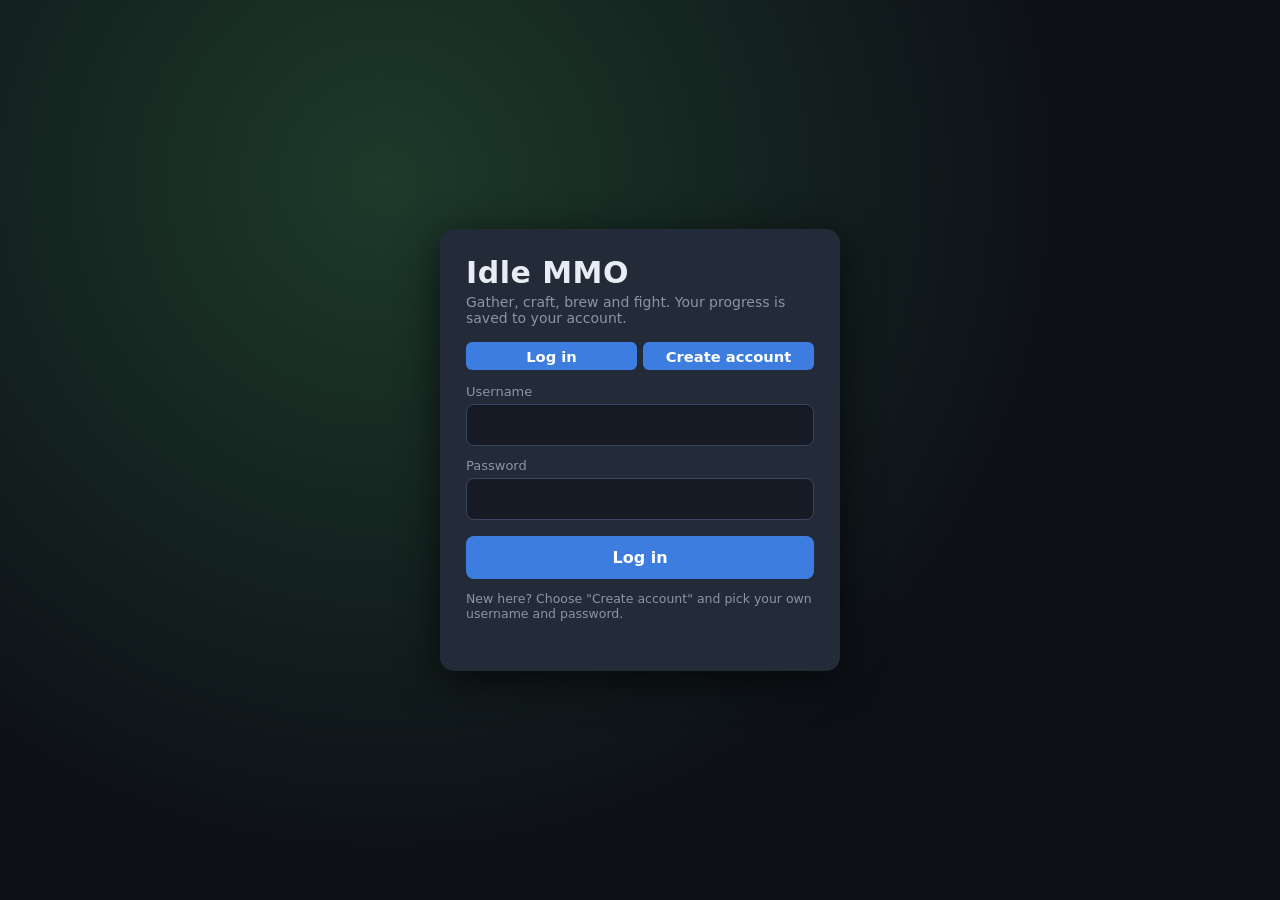
<file: idle-mmo/index.html>
<!DOCTYPE html>
<html lang="en">
<head>
<meta charset="utf-8">
<meta name="viewport" content="width=device-width, initial-scale=1">
<title>Idle MMO</title>
<link rel="stylesheet" href="style.css?v=1">
</head>
<body>

<!-- ============ login / register ============ -->
<div id="auth">
  <div class="card">
    <h1>Idle MMO</h1>
    <p class="sub">Gather, craft, brew and fight. Your progress is saved to your account.</p>
    <div class="tabs">
      <button type="button" id="tab-login" class="on">Log in</button>
      <button type="button" id="tab-register">Create account</button>
    </div>
    <form id="auth-form" autocomplete="on">
      <label>Username
        <input id="f-user" name="username" type="text" autocomplete="username" maxlength="20" required>
      </label>
      <label>Password
        <input id="f-pass" name="password" type="password" autocomplete="current-password" maxlength="72" required>
      </label>
      <label id="confirm-row" hidden>Confirm password
        <input id="f-pass2" name="password2" type="password" autocomplete="new-password" maxlength="72">
      </label>
      <button id="auth-submit" type="submit">Log in</button>
    </form>
    <p id="auth-hint" class="hint"></p>
    <p id="auth-msg"></p>
  </div>
</div>

<!-- ============ the game ============ -->
<div id="wrap" hidden>
  <div id="stage">
    <canvas id="world"></canvas>

    <div id="hud">
      <div class="meter hp"><i id="hp-fill"></i><span id="hp-text"></span></div>
      <div class="meter hg"><i id="hg-fill"></i><span id="hg-text"></span></div>
      <div id="gold"></div>
      <div id="notes"></div>
      <div id="savestate"></div>
    </div>
    <div id="toolbar">
      <button id="btn-bag" title="Backpack (I)">Backpack</button>
      <button id="btn-stats" title="Character (C)">Stats</button>
      <button id="btn-full" title="Fullscreen (F11)">Fullscreen</button>
      <button id="btn-menu" title="Menu (Esc)">Menu</button>
    </div>
    <div id="help">WASD / arrows move &nbsp;|&nbsp; E use building &nbsp;|&nbsp; I backpack &nbsp;|&nbsp; C stats &nbsp;|&nbsp; F11 fullscreen &nbsp;|&nbsp; Esc menu</div>
    <div id="log"></div>
    <div id="prompt" hidden></div>
    <div id="modal-root"></div>
  </div>
</div>

<div id="fatal" hidden></div>

<script src="js/config.js?v=1"></script>
<script src="js/data.js?v=1"></script>
<script src="js/core.js?v=1"></script>
<script src="js/draw.js?v=1"></script>
<script src="js/ui.js?v=1"></script>
<script src="js/world.js?v=1"></script>
</body>
</html>
</file>
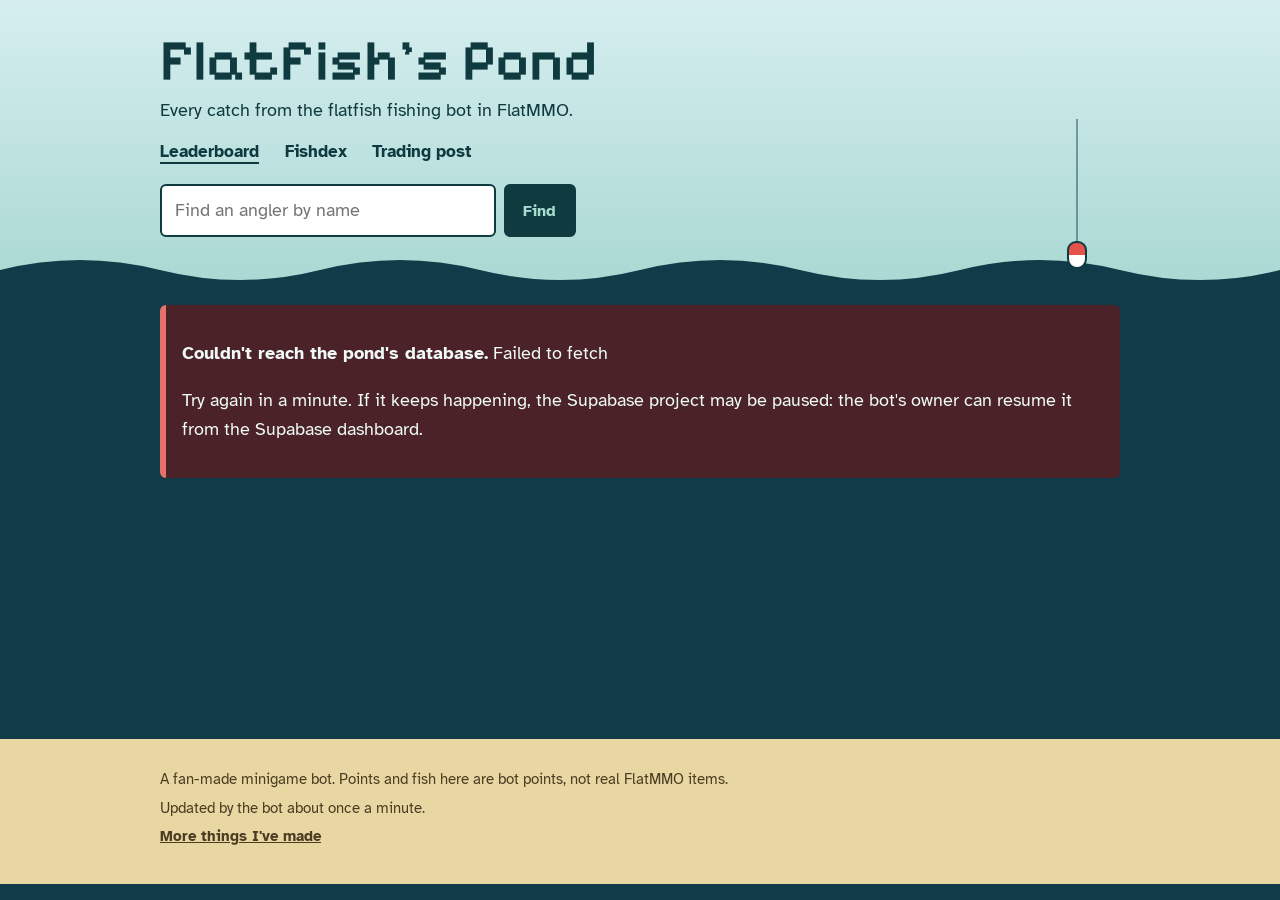
<file: pond/index.html>
<!DOCTYPE html>
<html lang="en">
<head>
  <meta charset="utf-8">
  <meta name="viewport" content="width=device-width, initial-scale=1">
  <title>Flatfish's Pond: FlatMMO fishing</title>
  <meta name="description" content="The flatfish fishing minigame in FlatMMO: leaderboard, boss fights, contests and every angler's aquarium.">
  <meta name="theme-color" content="#123b4a">
  <!-- Preview card when the link is shared on Discord and elsewhere -->
  <meta property="og:type" content="website">
  <meta property="og:site_name" content="Flatfish's Pond">
  <meta property="og:title" content="Flatfish's Pond: fishing in FlatMMO">
  <meta property="og:description" content="A fishing minigame in FlatMMO chat: catch rare fish, fight bosses, win contests and show off your aquarium. Try /pm flatfish fish">
  <meta property="og:url" content="https://dsdsksjkajk.github.io/pond/">
  <meta property="og:image" content="https://dsdsksjkajk.github.io/pond/preview.png">
  <meta property="og:image:width" content="1200">
  <meta property="og:image:height" content="630">
  <meta name="twitter:card" content="summary_large_image">
  <link rel="icon" href="favicon.svg" type="image/svg+xml">
  <link rel="preconnect" href="https://fonts.googleapis.com">
  <link rel="preconnect" href="https://fonts.gstatic.com" crossorigin>
  <link href="https://fonts.googleapis.com/css2?family=Pixelify+Sans:wght@400;600&family=Atkinson+Hyperlegible:wght@400;700&display=swap" rel="stylesheet">
  <link rel="stylesheet" href="style.css">
</head>
<body>
  <a class="skip" href="#main">Skip to content</a>

  <header class="surface">
    <div class="wrap">
      <a class="logo" href="#/">Flatfish's Pond</a>
      <p class="tagline">Every catch from the <span id="bot-name">flatfish</span> fishing bot in FlatMMO.</p>
      <nav class="nav" aria-label="Pages">
        <a href="#/">Leaderboard</a>
        <a href="#/records">Fishdex</a>
        <a href="#/post">Trading post</a>
        <a href="#/" id="me-link" class="me-link" hidden>My aquarium</a>
      </nav>
      <form class="search" id="search" role="search" autocomplete="off">
        <label for="q" class="sr-only">Find an angler</label>
        <div class="search-row">
          <input id="q" name="q" type="search" placeholder="Find an angler by name" spellcheck="false">
          <button type="submit">Find</button>
        </div>
        <ul class="suggest" id="suggest" role="listbox" hidden></ul>
      </form>
      <div class="live" id="live" aria-live="polite"></div>
    </div>
    <div class="bobber" aria-hidden="true"><i class="line"></i><i class="float"></i></div>
    <svg class="waves" viewBox="0 0 1200 40" preserveAspectRatio="none" aria-hidden="true">
      <path d="M0 20 Q 75 0 150 20 T 300 20 T 450 20 T 600 20 T 750 20 T 900 20 T 1050 20 T 1200 20 V40 H0Z"/>
    </svg>
  </header>

  <main id="main" class="deep">
    <div class="wrap" id="view"><p class="loading">Casting a line…</p></div>
  </main>

  <footer class="lakebed">
    <div class="wrap">
      <p>A fan-made minigame bot. Points and fish here are bot points, not real FlatMMO items.</p>
      <p id="source-note"></p>
      <p><a href="../">More things I've made</a></p>
    </div>
  </footer>

  <script src="config.js"></script>
  <script src="game-data.js"></script>
  <script src="sprites.js"></script>
  <script src="app.js"></script>
</body>
</html>
</file>
<file: idle-mmo/style.css>
:root{--bg:#0d1017;--panel:#232a38;--row:#2c3547;--text:#e8ecf4;--muted:#8b95a8;--accent:#5aa9ff;--btn:#3d7de0;--btn-off:#3a4254}
*{box-sizing:border-box}
html,body{margin:0;height:100%;background:#000;color:var(--text);font-family:"Segoe UI",system-ui,-apple-system,sans-serif}
[hidden]{display:none !important}
button{font:inherit;cursor:pointer}

/* ---------- login ---------- */
#auth{min-height:100%;display:flex;align-items:center;justify-content:center;padding:20px;
  background:radial-gradient(circle at 30% 20%,#1d3a2a 0,#0d1017 60%)}
.card{background:var(--panel);border-radius:14px;padding:26px 26px 20px;width:100%;max-width:400px;box-shadow:0 10px 40px #000a}
.card h1{margin:0 0 4px;font-size:30px;letter-spacing:.5px}
.card h2{margin:0 0 8px}
.card .sub{margin:0 0 16px;color:var(--muted);font-size:14px}
.tabs{display:flex;gap:6px;margin-bottom:14px}
.tabs button{flex:1;padding:9px;border:0;border-radius:8px;background:var(--btn-off);color:var(--text);font-weight:600}
.tabs button.on{background:var(--btn)}
#auth-form label{display:block;margin-bottom:12px;font-size:13px;color:var(--muted)}
#auth-form input{display:block;width:100%;margin-top:5px;padding:11px 12px;border-radius:8px;border:1px solid #3a4560;
  background:#151a25;color:var(--text);font-size:16px}
#auth-form input:focus{outline:2px solid var(--accent);border-color:transparent}
#auth-submit,.card>button{width:100%;padding:12px;border:0;border-radius:8px;background:var(--btn);color:#fff;font-weight:700;font-size:16px;margin-top:4px}
#auth-submit:disabled{opacity:.6}
.hint{color:var(--muted);font-size:12.5px;margin:12px 0 0}
#auth-msg{min-height:20px;margin:10px 0 0;font-size:14px}
#auth-msg.bad{color:#ff7b7b}#auth-msg.good{color:#7cfc9a}

/* ---------- game stage ---------- */
#wrap{position:fixed;inset:0;background:#000;display:flex;align-items:center;justify-content:center}
#stage{position:relative;width:min(100vw,150vh);aspect-ratio:3/2;overflow:hidden;background:#000;font-size:clamp(10px,1.45vw,22px)}
#world{position:absolute;inset:0;width:100%;height:100%;display:block}
#hud{position:absolute;left:0;right:0;top:0;display:flex;align-items:center;gap:1.2em;padding:.5em .8em;background:#10141ce8;
  font-weight:700;pointer-events:none;flex-wrap:wrap}
.meter{position:relative;width:11em;height:1.5em;background:#000;border-radius:3px;overflow:hidden}
.meter i{position:absolute;left:0;top:0;bottom:0;display:block;width:100%}
.meter.hp i{background:#3ddc84}.meter.hg i{background:#e0a526}
.meter span{position:absolute;inset:0;display:flex;align-items:center;justify-content:center;font-size:.85em;text-shadow:0 0 3px #000}
#gold{color:#ffd75e;font-size:1.1em}
#notes{margin-left:auto;color:#e3c8ff}
#savestate{position:absolute;right:.8em;bottom:-1.4em;font-size:.7em;color:#9aa7bd;font-weight:600}
#toolbar{position:absolute;top:3.2em;right:.6em;display:flex;gap:.4em}
#toolbar button{padding:.35em .8em;border:0;border-radius:6px;background:#10141ccc;color:#fff;font-weight:600;font-size:.9em}
#toolbar button:hover{background:#3d7de0}
#help{position:absolute;left:.8em;top:2.5em;color:#cfd6e4;font-size:.78em;text-shadow:0 0 3px #000;pointer-events:none}
#log{position:absolute;left:.8em;bottom:.6em;font-weight:700;text-shadow:1px 1px 2px #000,0 0 3px #000;pointer-events:none;line-height:1.35}
#prompt{position:absolute;left:50%;bottom:11%;transform:translateX(-50%);background:#10141cf0;border:1px solid var(--accent);
  padding:.45em 1.1em;border-radius:6px;font-weight:700;pointer-events:none}

/* ---------- panels ---------- */
#modal-root{position:absolute;inset:0;pointer-events:none}
.modal-back{position:absolute;inset:0;display:flex;align-items:center;justify-content:center;background:#0008;pointer-events:auto;padding:2%}
.modal{background:var(--panel);width:min(92%,720px);max-height:96%;display:flex;flex-direction:column;border-radius:10px;
  box-shadow:0 12px 50px #000c;overflow:hidden}
.mtitle{display:flex;align-items:center;justify-content:space-between;padding:.6em .9em;background:#171c26;font-weight:700;font-size:1.1em}
.x{background:transparent;border:0;color:var(--muted);font-size:1.1em;padding:.1em .5em}
.x:hover{color:#fff}
.mhead{padding:.6em .9em .2em;font-weight:700;color:var(--text);white-space:pre-line}
.mhead:empty{display:none}
.prog{padding:.2em .9em .4em}
.ptext{font-weight:700;margin-bottom:.3em;font-size:.95em}
.mbody{overflow-y:auto;padding:.3em .5em .6em;flex:1;min-height:0}
.mstatus{padding:.5em .9em;background:#171c26;color:var(--muted);font-size:.9em;min-height:2em}
.sec{color:var(--accent);font-weight:700;margin:.9em .4em .2em;font-size:1.05em}
.row{display:flex;align-items:center;gap:.6em;background:var(--row);border-radius:7px;padding:.5em .6em;margin:.3em .2em}
.ric{width:46px;height:46px;flex:none;image-rendering:auto}
.rl{flex:1;min-width:0}
.rt{font-weight:700}
.rs{color:var(--muted);font-size:.88em;white-space:pre-line;margin-top:.15em}
.rb{display:flex;gap:.35em;flex:none;flex-wrap:wrap;justify-content:flex-end;max-width:45%}
.row button,.card button,#fatal button{padding:.4em .9em;border:0;border-radius:6px;background:var(--btn);color:#fff;font-weight:700;font-size:.92em}
.row button:hover:not(:disabled){background:#5b95f0}
.row button:disabled{background:var(--btn-off);color:#7d879b;cursor:default}
.bar{height:.7em;background:#111;border-radius:3px;margin-top:.4em;overflow:hidden;max-width:15em}
.bar.big{height:1.1em;max-width:none}
.bar i{display:block;height:100%;width:0;background:#3ddc84}

/* ---------- battle ---------- */
.modal.battle{width:min(96%,740px)}
.bcanvas{display:block;width:100%;height:auto;background:#000}
.bbar{display:flex;gap:.4em;padding:.35em .5em;flex-wrap:wrap;justify-content:center}
.bbar button{flex:1;min-width:6em;padding:.55em .5em;border:0;border-radius:6px;color:#fff;font-weight:700;background:var(--btn)}
.bbar button:disabled{opacity:.45;cursor:default}
.bbar .heal{background:#2f8f4e}
.bbar .lo{background:#4a5570;font-size:.85em}
.bbar .lo.on{background:#c9a227;color:#111}
.bbar .go{background:var(--btn);padding:.7em 2em;max-width:16em}
.muted{color:var(--muted);font-size:.9em}

/* ---------- fatal overlay ---------- */
#fatal{position:fixed;inset:0;z-index:50;background:#000d;display:flex;align-items:center;justify-content:center;padding:20px}
#fatal .card{max-width:440px}
</file>
<file: pond/style.css>
/* Flatfish's Pond: a lake, from the bright surface down to the sandy bed. */
:root {
  --shallow: #a8dccf;     /* surface water */
  --shallow-ink: #0f3b40;
  --mid: #2a6f78;         /* mid water */
  --deep: #123b4a;        /* deep water (main area) */
  --deeper: #0c2b37;      /* inside the tank */
  --sand: #e8d6a3;        /* lakebed */
  --sand-ink: #4a3d22;
  --foam: #effaf6;        /* text on deep water */
  --mist: #a9c9cc;        /* quiet text on deep water */

  --junk: #9a8f80;
  --common: #c9d9d3;
  --uncommon: #7cc47f;
  --rare: #5aa2e6;
  --epic: #b67ee3;
  --legendary: #f3b63a;

  --pixel: "Pixelify Sans", "Courier New", monospace;
  --body: "Atkinson Hyperlegible", system-ui, sans-serif;
  --r-small: 6px;
  --r-tank: 14px;
}

* { box-sizing: border-box; }
html { scroll-behavior: smooth; }
body {
  margin: 0;
  background: var(--deep);
  color: var(--foam);
  font: 1.0625rem/1.55 var(--body);
}
.wrap { width: min(960px, 100% - 2rem); margin-inline: auto; }
a { color: inherit; }
:focus-visible { outline: 3px solid var(--legendary); outline-offset: 2px; }
.skip { position: absolute; left: -999px; }
.skip:focus { left: 1rem; top: 1rem; background: var(--foam); color: var(--deep); padding: .5rem 1rem; z-index: 10; }

/* ---------- surface ---------- */
.surface > .wrap { position: relative; z-index: 2; } /* keeps content above the fishing line */
.surface {
  position: relative;
  background: linear-gradient(var(--shallow), #8fcfc2);
  color: var(--shallow-ink);
  padding: 2.5rem 0 3.5rem;
}
.logo {
  display: inline-block;
  font: 600 clamp(2.2rem, 6vw, 3.6rem)/1 var(--pixel);
  text-decoration: none;
  letter-spacing: .01em;
}
.tagline { margin: .5rem 0 1.5rem; max-width: 46ch; }
/* a fishing float bobbing on the water line */
.bobber { position: absolute; right: max(1.5rem, calc((100% - 960px) / 2 + 2rem)); bottom: 20px; width: 22px; height: 150px; z-index: 1; pointer-events: none; }
.bobber .line { position: absolute; left: 10px; top: 0; bottom: 26px; width: 2px; background: rgba(15, 59, 64, .45); }
.bobber .float {
  position: absolute; left: 1px; bottom: 0; width: 20px; height: 28px;
  background: linear-gradient(#e5534b 0 50%, #fff 50% 100%);
  border: 2px solid var(--shallow-ink); border-radius: 10px 10px 11px 11px;
  animation: bob 3.2s ease-in-out infinite;
}
@keyframes bob { 0%, 100% { transform: translateY(0) rotate(-3deg); } 50% { transform: translateY(5px) rotate(3deg); } }
@media (prefers-reduced-motion: reduce) { .bobber .float { animation: none; } }
@media (max-width: 700px) { .bobber { display: none; } }

.waves { position: absolute; left: 0; bottom: -1px; width: 100%; height: 40px; fill: var(--deep); }

.nav { display: flex; flex-wrap: wrap; gap: .4rem 1.4rem; margin: -.6rem 0 1.4rem; }
.nav a { font: 600 1rem var(--pixel); text-decoration: none; border-bottom: 2px solid transparent; }
.nav a:hover, .nav a[aria-current="page"] { border-bottom-color: currentColor; }
.nav .me-link { color: #8a5a00; }
.nav .me-link::before { content: "🐟 "; }

.search { position: relative; max-width: 30rem; }
.search label { display: block; font: 600 1.1rem var(--pixel); margin-bottom: .35rem; }
.search-row { display: flex; gap: .5rem; }
.search input {
  flex: 1; min-width: 0;
  font: inherit; padding: .65rem .8rem;
  border: 2px solid var(--shallow-ink); border-radius: var(--r-small);
  background: #fff; color: var(--shallow-ink);
}
.search button, .btn {
  font: 600 1rem var(--pixel); padding: .6rem 1.1rem; cursor: pointer;
  border: 2px solid var(--shallow-ink); border-radius: var(--r-small);
  background: var(--shallow-ink); color: var(--shallow);
}
.search button:hover, .btn:hover { background: var(--mid); }
.hint { font-size: .9rem; margin: .35rem 0 0; opacity: .8; }
.suggest {
  position: absolute; z-index: 5; left: 0; right: 0; top: 4.6rem;
  list-style: none; margin: 0; padding: .25rem;
  background: #fff; border: 2px solid var(--shallow-ink); border-radius: var(--r-small);
}
.suggest li a { display: block; padding: .45rem .6rem; text-decoration: none; border-radius: 4px; }
.suggest li a:hover, .suggest li a:focus { background: var(--shallow); }

/* live event strip */
.live:empty { display: none; }
.live {
  margin-top: 1.5rem; padding: .8rem 1rem;
  border-radius: var(--r-small);
  background: rgba(255, 255, 255, .55);
  border-left: 6px solid var(--shallow-ink);
}
.live.golden { border-left-color: var(--legendary); background: #fff3cf; }
.live.boss { border-left-color: #c0504d; background: #fbe3e0; }
.live.contest { border-left-color: var(--rare); background: #e1effc; }
.live strong { font-family: var(--pixel); font-size: 1.15rem; }
.hp { height: 12px; margin: .5rem 0 .2rem; background: #f3c5c0; border-radius: 6px; overflow: hidden; }
.hp > span { display: block; height: 100%; background: #c0504d; }
.status-dot { display: inline-block; width: .6rem; height: .6rem; border-radius: 50%; margin-right: .35rem; vertical-align: middle; background: #888; }
.status-dot.on { background: #2f9e44; }

/* ---------- deep water ---------- */
.deep { padding: 1rem 0 4rem; min-height: 50vh; }
h1, h2, h3 { font-family: var(--pixel); font-weight: 600; line-height: 1.15; }
h1 { font-size: clamp(1.9rem, 5vw, 2.8rem); margin: 1rem 0 .25rem; }
h2 { font-size: 1.6rem; margin: 2.75rem 0 .9rem; }
.title-line { color: var(--legendary); font-family: var(--pixel); font-size: 1.15rem; margin: 0 0 1.25rem; }
.loading, .empty { color: var(--mist); }
.error { background: #4a2228; border-left: 6px solid #e5736b; padding: 1rem; border-radius: var(--r-small); }
.back { display: inline-block; margin-top: 1rem; color: var(--mist); }

/* stat line: quiet numbers, not cards */
.stats { display: flex; flex-wrap: wrap; gap: 1.25rem 2.25rem; margin: 0; padding: 0; }
.stats div { min-width: 6.5rem; }
.stats dt { color: var(--mist); font-size: .9rem; }
.stats dd { margin: 0; font: 600 1.6rem var(--pixel); }

/* pond stats + new here */
.pond-stats { margin: 1.25rem 0 0; color: var(--mist); font-size: 1.05rem; }
.pond-stats b { color: var(--foam); font-family: var(--pixel); font-weight: 600; font-size: 1.25rem; }
.new-here p { margin: 0 0 .75rem; max-width: 60ch; }
.howto { display: grid; grid-template-columns: repeat(2, minmax(0, 1fr)); gap: .5rem 2.5rem; margin: 0; max-width: 52rem; }
@media (max-width: 700px) { .howto { grid-template-columns: 1fr; } }
.howto div { padding: .35rem 0; }
.howto dt code { font: 600 1rem var(--pixel); color: var(--legendary); background: rgba(10, 32, 41, .55); padding: .2rem .5rem; border-radius: 4px; }
.howto dd { margin: .35rem 0 0; color: var(--mist); font-size: .95rem; }

/* leaderboard tabs */
.tabs { display: flex; flex-wrap: wrap; gap: .4rem; margin: -.2rem 0 .6rem; }
.tabs button {
  font: 600 .95rem var(--pixel); padding: .35rem .8rem; cursor: pointer;
  border-radius: 999px; border: 1px solid rgba(169, 201, 204, .35); background: transparent; color: var(--mist);
}
.tabs button:hover { color: var(--foam); border-color: var(--mist); }
.tabs button[aria-selected="true"] { background: var(--foam); color: var(--deep); border-color: var(--foam); }

/* world records */
.lede { color: var(--mist); margin: 0 0 1rem; max-width: 60ch; }
.records-wrap h3 { color: var(--c); font-size: 1.15rem; margin: 1.6rem 0 .3rem; }
.records { list-style: none; margin: 0; padding: 0; max-width: 52rem; }
.records li { display: grid; grid-template-columns: minmax(9rem, 1.2fr) 6rem minmax(7rem, 1fr) minmax(10rem, 1.3fr); gap: .9rem; align-items: baseline; padding: .45rem 0; border-bottom: 1px solid rgba(169, 201, 204, .18); }
.records .rn { font-weight: 700; }
.records .rk { font: 600 1.1rem var(--pixel); text-align: right; }
.records .rh a { font-weight: 700; }
.records .ra { color: var(--mist); font-size: .9rem; }
.records li.missing { color: #5d8088; }
.records li.missing .rn { letter-spacing: .12em; }
@media (max-width: 640px) {
  .records li { grid-template-columns: 1fr auto; row-gap: .1rem; }
  .records .ra { grid-column: 1 / -1; }
}

/* profile name + "this is me" */
.name-row { display: flex; flex-wrap: wrap; align-items: center; gap: .5rem 1.25rem; }
.name-row h1 { margin-bottom: .25rem; }
.me-btn {
  font: 600 .9rem var(--pixel); padding: .35rem .8rem; cursor: pointer; border-radius: 999px;
  border: 1px solid rgba(169, 201, 204, .45); background: transparent; color: var(--mist);
}
.me-btn:hover { color: var(--foam); border-color: var(--foam); }
.me-btn[aria-pressed="true"] { background: var(--legendary); border-color: var(--legendary); color: var(--deeper); }

/* leaderboard */
.board { list-style: none; margin: 0; padding: 0; max-width: 40rem; }
.board li { display: grid; grid-template-columns: 2.5rem 1fr auto; align-items: baseline; gap: .75rem; padding: .55rem .25rem; border-bottom: 1px solid rgba(169, 201, 204, .2); }
.board .pos { font: 600 1.2rem var(--pixel); color: var(--mist); }
.board li:nth-child(1) .pos { color: var(--legendary); }
.board li:nth-child(2) .pos { color: var(--common); }
.board li:nth-child(3) .pos { color: #d79a62; }
.board a { font-weight: 700; text-decoration: none; }
.board a:hover { text-decoration: underline; }
.board .t { color: var(--legendary); font-size: .9rem; margin-left: .4rem; }
.board .pts { font: 600 1.15rem var(--pixel); }

.crown { margin-right: .35rem; }
.trophy { margin-left: .5rem; font-size: .9rem; color: var(--legendary); white-space: nowrap; }
.reigning { margin: 0 0 .75rem; }
.reigning a { font-weight: 700; }
.hall { list-style: none; margin: 0; padding: 0; max-width: 40rem; }
.hall li { display: grid; grid-template-columns: minmax(7rem, auto) 1fr auto; gap: .75rem; align-items: baseline; padding: .5rem .25rem; border-bottom: 1px solid rgba(169, 201, 204, .2); }
.hall li:first-child a { color: var(--legendary); }
.hall a { font-weight: 700; text-decoration: none; }
.hall a:hover { text-decoration: underline; }
.hall span { color: var(--mist); font-size: .95rem; }
.hall time { color: var(--mist); font-size: .9rem; white-space: nowrap; }
@media (max-width: 560px) { .hall li { grid-template-columns: 1fr auto; } .hall span { grid-column: 1 / -1; order: 3; } }

/* ---------- the tank (the memorable bit) ---------- */
.tank {
  position: relative;
  height: clamp(260px, 42vw, 380px);
  border-radius: var(--r-tank);
  overflow: hidden;
  background:
    radial-gradient(ellipse at 30% 0%, rgba(168, 220, 207, .28), transparent 60%),
    linear-gradient(#1d5865, var(--deeper) 75%);
  border: 6px solid #0a2029;
  box-shadow: inset 0 0 0 2px rgba(168, 220, 207, .25);
}
.tank::after { /* sandy floor */
  content: ""; position: absolute; left: 0; right: 0; bottom: 0; height: 34px;
  background:
    radial-gradient(circle at 10% 30%, #d8c48d 0 3px, transparent 4px),
    radial-gradient(circle at 55% 60%, #d8c48d 0 3px, transparent 4px),
    radial-gradient(circle at 80% 35%, #d8c48d 0 2px, transparent 3px),
    var(--sand);
}
.tank .weed { position: absolute; bottom: 26px; width: 10px; background: #3f8f5a; border-radius: 6px 6px 0 0; transform-origin: bottom; }
.tank .fish { position: absolute; left: -20%; image-rendering: pixelated; animation: swim linear infinite; }
.tank .fish.left { animation-direction: reverse; }
.tank .fish svg { display: block; width: 100%; height: auto; }
.tank .fish.left svg { transform: scaleX(-1); }
.tank .fish.legendary { filter: drop-shadow(0 0 6px rgba(243, 182, 58, .8)); }
.tank .junkpile { position: absolute; bottom: 30px; display: flex; gap: 6px; z-index: 1; }
.tank .junkpile span { width: 14px; height: 10px; background: var(--junk); border-radius: 2px; }
.tank .chest { position: absolute; right: 22px; bottom: 30px; z-index: 1; display: flex; align-items: flex-end; gap: 6px; font: 600 .95rem var(--pixel); color: var(--sand); }
.tank .chest i { display: block; width: 34px; height: 24px; background: #8a5a2b; border: 3px solid #5b3a1a; border-radius: 4px 4px 2px 2px; box-shadow: inset 0 6px 0 #a06a35; }
/* hover/tap stat card */
.tank .fish, .tank .junkpile, .tank .chest { cursor: pointer; }
.tank .fish.hover, .tank .fish:focus-visible { animation-play-state: paused; z-index: 3; }
.tank .fish.hover svg, .tank .fish:focus-visible svg { filter: brightness(1.25) drop-shadow(0 0 4px rgba(239, 250, 246, .7)); }
.tank .fish:focus-visible, .tank .junkpile:focus-visible, .tank .chest:focus-visible { outline: 2px solid var(--legendary); outline-offset: 3px; }
.tip {
  position: absolute; z-index: 5; min-width: 11rem; max-width: 15rem;
  padding: .6rem .75rem; border-radius: 8px;
  background: rgba(239, 250, 246, .96); color: var(--deeper);
  box-shadow: 0 6px 18px rgba(0, 0, 0, .35);
  pointer-events: none; font-size: .9rem; line-height: 1.35;
}
.tip-name { display: block; font: 600 1.05rem var(--pixel); }
.tip-rarity { display: block; font-weight: 700; margin-bottom: .35rem; filter: brightness(.7) saturate(1.3); }
.tip dl { margin: 0; display: grid; gap: .1rem; }
.tip dl div { display: flex; justify-content: space-between; gap: 1rem; }
.tip dt { color: #4a6a70; }
.tip dd { margin: 0; font-weight: 700; }
.tip-list { margin: 0; color: #4a6a70; }
.tank-hint { margin-left: auto; font-style: normal; color: #7e9ea5; }

.tank-empty { position: absolute; inset: 0; display: grid; place-items: center; text-align: center; color: var(--mist); padding: 2rem; z-index: 2; }
@keyframes swim {
  from { left: -20%; }
  to   { left: 108%; }
}
@media (prefers-reduced-motion: reduce) {
  .tank .fish { animation: none; left: var(--rest); }
  html { scroll-behavior: auto; }
}

/* recent catches */
.recent { list-style: none; margin: 0; padding: 0; max-width: 44rem; }
.recent li { display: grid; grid-template-columns: 1fr auto auto 5.5rem; gap: .9rem; align-items: baseline; padding: .45rem 0 .45rem .8rem; border-left: 4px solid var(--c); border-bottom: 1px solid rgba(169, 201, 204, .15); }
.recent .rf { font-weight: 700; }
.recent .rw, .recent time { color: var(--mist); font-size: .92rem; white-space: nowrap; }
.recent time { text-align: right; }
.recent .rp { font: 600 1rem var(--pixel); color: var(--c); }
@media (max-width: 560px) {
  .recent li { grid-template-columns: 1fr auto; grid-template-areas: "f p" "w t"; row-gap: .1rem; }
  .recent .rf { grid-area: f; } .recent .rp { grid-area: p; text-align: right; }
  .recent .rw { grid-area: w; } .recent time { grid-area: t; }
}

/* species list under the tank */
.legend { display: flex; flex-wrap: wrap; gap: .4rem 1.1rem; margin: .8rem 0 0; color: var(--mist); font-size: .92rem; }
.legend span::before { content: ""; display: inline-block; width: .7rem; height: .7rem; border-radius: 2px; margin-right: .35rem; vertical-align: -1px; background: var(--c); }
.species { display: grid; grid-template-columns: repeat(auto-fill, minmax(13.5rem, 1fr)); gap: 0 1.5rem; margin-top: .5rem; }
.species h3 { grid-column: 1 / -1; font-size: 1.15rem; margin: 1.4rem 0 .3rem; color: var(--c); }
.sp { display: flex; justify-content: space-between; gap: .75rem; padding: .35rem 0; border-bottom: 1px dashed rgba(169, 201, 204, .25); }
.sp .w { color: var(--mist); font-size: .92rem; white-space: nowrap; }
.sp.missing .n { color: #5d8088; letter-spacing: .12em; }

/* achievements */
.achs { list-style: none; padding: 0; margin: 0; display: grid; grid-template-columns: repeat(auto-fill, minmax(15rem, 1fr)); gap: .6rem 1.5rem; }
.achs li { padding: .5rem 0 .5rem .9rem; border-left: 4px solid var(--legendary); }
.achs li.locked { border-left-color: #3a5c66; color: #7e9ea5; }
.achs b { font-family: var(--pixel); font-weight: 600; font-size: 1.05rem; display: block; }
.achs small { font-size: .9rem; }

/* ---------- lakebed ---------- */
.lakebed { background: var(--sand); color: var(--sand-ink); padding: 1.5rem 0 2rem; font-size: .95rem; }
.lakebed p { margin: .25rem 0; max-width: 70ch; }
.lakebed a { color: var(--sand-ink); font-weight: 700; }

@media (max-width: 560px) {
  .surface { padding-top: 1.75rem; }
  .stats dd { font-size: 1.35rem; }
  .board li { grid-template-columns: 2rem 1fr auto; }
}

/* ---------- December: snow on the water + advent calendar ---------- */
:root { --holly: #c8463d; --pine: #2f7a4f; }
.xmas .surface { background: linear-gradient(#d6eef0, #a9d8d2); }
.snow { position: absolute; inset: 0; z-index: 1; pointer-events: none; overflow: hidden; }
.snow i {
  position: absolute; top: -8px; width: 4px; height: 4px; background: #fff;
  box-shadow: 0 0 0 1px rgba(15, 59, 64, .22);
  animation: snowfall linear infinite;
}
.snow i.big { width: 6px; height: 6px; }
@keyframes snowfall {
  0%   { transform: translate(0, 0); }
  50%  { transform: translate(14px, 160px); }
  100% { transform: translate(-6px, 340px); }
}
@media (prefers-reduced-motion: reduce) {
  .snow i { animation: none; top: calc(var(--y, 0) * 1%); }
  .snow i:nth-child(3n) { top: 20%; } .snow i:nth-child(3n+1) { top: 55%; } .snow i:nth-child(3n+2) { top: 80%; }
}

.advent-banner {
  margin: 0 0 2rem; padding: 1rem 1.25rem;
  border: 2px solid var(--legendary); border-radius: var(--r-small);
  background: linear-gradient(90deg, rgba(200, 70, 61, .22), rgba(47, 122, 79, .18));
}
.advent-banner p { margin: .25rem 0; max-width: 62ch; }
.advent-banner .big { font: 600 1.8rem/1.1 var(--pixel); color: var(--legendary); margin: 0 0 .35rem; }

.advent { margin-top: 2rem; }
.advent-goal { margin: 0 0 .9rem; max-width: 62ch; }
.doors {
  list-style: none; margin: 0; padding: 0;
  display: grid; grid-template-columns: repeat(8, 1fr); gap: 8px;
}
.door {
  aspect-ratio: 5 / 4; border-radius: var(--r-small); padding: .4rem .45rem;
  display: flex; flex-direction: column; justify-content: space-between;
  background: var(--deeper); border: 2px dashed #3a5c66; color: #7e9ea5;
  min-width: 0;
}
.door b { font: 600 1.35rem/1 var(--pixel); }
.door span { font-size: .74rem; line-height: 1.15; overflow-wrap: anywhere; }
.door.open { background: var(--sand); color: var(--sand-ink); border: 2px solid var(--sand); box-shadow: inset 0 6px 0 var(--holly); }
.door.open.finale { background: var(--legendary); border-color: var(--legendary); box-shadow: inset 0 6px 0 var(--holly), 0 0 12px rgba(243, 182, 58, .55); }
.door.today { background: var(--deeper); border: 2px solid var(--legendary); color: var(--foam); box-shadow: 0 0 10px rgba(243, 182, 58, .45); }
.door.today b { color: var(--legendary); }
.door.missed { opacity: .5; border-style: solid; }
.door.missed b { text-decoration: line-through; }
.door.shut.finale { border-color: var(--legendary); color: var(--legendary); }
.advent-cta { margin: .9rem 0 0; }
.found { margin-top: .9rem; }
.found summary { cursor: pointer; color: var(--mist); }
.found ol { list-style: none; padding: 0; margin: .5rem 0 0; display: grid; gap: .25rem; }
.found b { font-family: var(--pixel); font-weight: 600; margin-right: .4rem; }
@media (max-width: 760px) { .doors { grid-template-columns: repeat(6, 1fr); } }
@media (max-width: 480px) { .doors { grid-template-columns: repeat(4, 1fr); } .door b { font-size: 1.15rem; } }

/* ---------- limited items + trading post ---------- */
.serial { font-family: var(--pixel); color: var(--legendary); }
.limited { list-style: none; padding: 0; margin: 0; display: flex; flex-wrap: wrap; gap: .75rem; }
.limited li {
  padding: .6rem .9rem; border-radius: var(--r-small);
  background: var(--deeper); border: 2px solid var(--legendary);
  box-shadow: inset 0 4px 0 var(--holly, #c8463d);
}
.limited b { display: block; font: 600 1.1rem var(--pixel); }
.limited small { color: var(--mist); font-size: .88rem; }
.lead { max-width: 62ch; }
.post { list-style: none; margin: 0; padding: 0; max-width: 52rem; }
.post li {
  display: grid; grid-template-columns: 3rem 1fr auto auto; gap: .5rem 1rem; align-items: center;
  padding: .7rem .25rem; border-bottom: 1px solid rgba(169, 201, 204, .2);
}
.post .lid { font: 600 1.15rem var(--pixel); color: var(--mist); }
.post .what b { font-family: var(--pixel); font-weight: 600; }
.post .what a { font-weight: 700; }
.post .price { font: 600 1.05rem var(--pixel); text-align: right; }
.post .price small { display: block; font: .82rem var(--body); color: var(--mist); }
.post .how { font-size: .9rem; color: var(--mist); }
.post li.reserved { opacity: .6; }
.hint-line { color: var(--mist); font-size: .9rem; margin-top: 1.5rem; }
@media (max-width: 640px) {
  .post li { grid-template-columns: 2.5rem 1fr; }
  .post .price { grid-column: 2; text-align: left; }
  .post .how { grid-column: 2; }
}

/* =====================================================================
   Readability pass: the pixel font is for the logo and headings only;
   everything people read is in Atkinson Hyperlegible, larger and brighter.
   ===================================================================== */
:root {
  --display: "Pixelify Sans", "Courier New", monospace;
  --pixel: var(--body);              /* every old "pixel" label now uses the reading font */
  --mist: #c4dcdd;                   /* quiet text, brighter for contrast */
}
body { font-size: 1.125rem; line-height: 1.6; }
.logo, h1, h2 { font-family: var(--display); font-weight: 600; letter-spacing: .01em; }
h1 { font-size: clamp(2.1rem, 5vw, 3rem); }
h2 { font-size: 1.75rem; margin: 3rem 0 1rem; }
h2 small { font: 400 1rem var(--body); color: var(--mist); margin-left: .4rem; }
h3 { font-family: var(--body); font-weight: 700; }
.sr-only { position: absolute; width: 1px; height: 1px; overflow: hidden; clip: rect(0 0 0 0); white-space: nowrap; }
.lead { max-width: 62ch; color: var(--mist); }
.quiet, .tank-hint, .hint-line { color: var(--mist); font-size: 1rem; }
code { font: 700 .95em var(--body); background: rgba(10, 32, 41, .6); color: var(--legendary); padding: .15rem .5rem; border-radius: 5px; white-space: nowrap; }
.surface code { background: rgba(15, 59, 64, .12); color: var(--shallow-ink); }

/* header: less in the way */
.surface { padding: 2rem 0 3.25rem; }
.tagline { margin: .4rem 0 1rem; }
.nav { margin: 0 0 1.25rem; gap: .4rem 1.6rem; }
.nav a { font-weight: 700; font-size: 1.05rem; }
.search { max-width: 26rem; }
.search .suggest { top: 3.4rem; }
.search button, .btn { font-weight: 700; }
.live { margin-top: 1.25rem; }
.live strong { font-size: 1.1rem; }

/* banners (launch weekend, advent) */
.banner {
  display: grid; grid-template-columns: auto 1fr; gap: 1.25rem 1.75rem; align-items: center;
  margin: 1.5rem 0 0; padding: 1.25rem 1.5rem; border-radius: 12px;
  background: #0f3340; border: 2px solid var(--legendary);
}
.banner h2 { margin: 0 0 .4rem; font-size: 1.6rem; color: var(--legendary); }
.banner p { margin: .35rem 0; max-width: 60ch; }
.banner .facts { display: flex; flex-wrap: wrap; gap: .25rem 1.5rem; color: var(--mist); }
.banner .facts b { color: var(--foam); }
.banner-art { display: grid; place-items: center; }
.xmas-banner { border-color: #c8463d; }
.xmas-banner h2 { color: #f08a80; }
@media (max-width: 600px) { .banner { grid-template-columns: 1fr; } .banner-art { justify-items: start; } }

/* start fishing */
.start h2 { margin-top: 2.25rem; }
.start p { margin: .4rem 0; max-width: 60ch; }
.big-cmd code { font-size: 1.35rem; padding: .45rem .9rem; display: inline-block; margin: .35rem 0; }
.pond-stats { color: var(--mist); margin: 1.5rem 0 0; font-size: 1rem; }

/* leaderboard */
.board { max-width: 36rem; }
.board li { padding: .65rem .25rem; }
.board .pos, .board .pts { font-weight: 700; font-size: 1.15rem; }
.tabs button { font: 700 .95rem var(--body); padding: .35rem .9rem; }

/* list rows with a sprite icon: big catches, recent catches, past winners */
.rows { list-style: none; margin: 0; padding: 0; max-width: 40rem; }
.rows li { display: flex; align-items: center; gap: 1rem; padding: .6rem 0; border-bottom: 1px solid rgba(196, 220, 221, .14); }
.rows li:last-child { border-bottom: 0; }
.rows a { font-weight: 700; }
.ico { flex: none; display: grid; place-items: center; min-height: 40px; }
.ico svg { display: block; }
.rar { font-weight: 700; font-size: .95rem; }
.sub { display: block; color: var(--mist); font-size: 1rem; }
.reigning { color: var(--mist); }
details.more { margin-top: 1.25rem; max-width: 40rem; }
details.more summary { cursor: pointer; color: var(--mist); font-weight: 700; padding: .4rem 0; }
details.more summary:hover { color: var(--foam); }

/* profile */
.title-line { font-family: var(--body); font-weight: 700; color: var(--legendary); font-size: 1.1rem; margin: 0 0 1.5rem; }
.keystats { display: flex; flex-wrap: wrap; gap: 1rem 2.75rem; margin: 0; }
.keystats dt { color: var(--mist); font-size: .95rem; }
.keystats dd { margin: 0; font-size: 1.9rem; font-weight: 700; line-height: 1.2; font-variant-numeric: tabular-nums; }
.keystats dd small { font-size: 1rem; font-weight: 400; color: var(--mist); }
.keystats .rod dd { display: flex; align-items: center; gap: .5rem; font-size: 1.25rem; }
.substats { color: var(--mist); margin: .9rem 0 0; max-width: 62ch; }
.limited { gap: 1rem; margin-top: .25rem; }
.limited li { display: flex; align-items: center; gap: .9rem; padding: .75rem 1.1rem; box-shadow: none; border-width: 2px; }
.limited b { font: 700 1.1rem var(--body); }
.limited small { font-size: .95rem; }
.serial { font-family: var(--body); font-weight: 700; }

/* collection: fish tiles */
.rar-h { color: var(--c); }
.rar-h.small { font-size: 1.05rem; margin: 1.5rem 0 .5rem; }
.tiles { list-style: none; margin: 0; padding: 0; display: grid; grid-template-columns: repeat(auto-fill, minmax(104px, 1fr)); gap: .5rem; }
.tiles li { display: flex; flex-direction: column; align-items: center; gap: .3rem; padding: .6rem .3rem; border-radius: 8px; background: rgba(10, 32, 41, .45); text-align: center; }
.tiles li span { font-size: .9rem; line-height: 1.25; }
.tiles li.unknown span { color: #6f9299; }

/* achievements: earned in a clean grid, the rest folded away */
.achs { list-style: none; margin: 0; padding: 0; display: grid; grid-template-columns: repeat(auto-fill, minmax(220px, 1fr)); gap: .6rem; }
.achs li { padding: .7rem .9rem; border-radius: 8px; background: rgba(243, 182, 58, .12); border: 0; }
.achs li b { display: block; font-family: var(--body); color: var(--legendary); }
.achs.locked li { background: rgba(10, 32, 41, .45); }
.achs.locked li b { color: var(--foam); }

/* Fishdex cards */
.rar-h:not(.small) { margin: 2.25rem 0 .9rem; }
.cards { list-style: none; margin: 0; padding: 0; display: grid; grid-template-columns: repeat(auto-fill, minmax(200px, 1fr)); gap: .9rem; }
.card { display: flex; flex-direction: column; gap: .15rem; padding: 1rem; border-radius: 10px; background: rgba(10, 32, 41, .5); }
.card-art { height: 96px; display: grid; place-items: center; margin-bottom: .4rem; }
.card b { font-size: 1.1rem; }
.card .sub { font-size: .95rem; }
.card.unknown b { color: #6f9299; }

/* aquarium: pixel sprites */
.tank .fish svg { image-rendering: pixelated; }
.tank .fish .glow, .tank .fish.legendary { filter: drop-shadow(0 0 5px rgba(255, 236, 150, .7)); }
.px.ghost { opacity: .78; }
.px.glow { filter: drop-shadow(0 0 3px rgba(255, 236, 150, .55)); }
.tank .junkpile { display: flex; align-items: flex-end; gap: 4px; }
.tank .junkpile svg { display: block; }
.tank .chest { flex-direction: column; align-items: center; gap: 2px; font: 700 .95rem var(--body); }
.tank-hint { margin: .5rem 0 0; }
.legend { display: none; }

/* trading post rows with art */
.post .what { display: flex; align-items: center; gap: .75rem; }
.post .what b { font-family: var(--body); }
</file>
